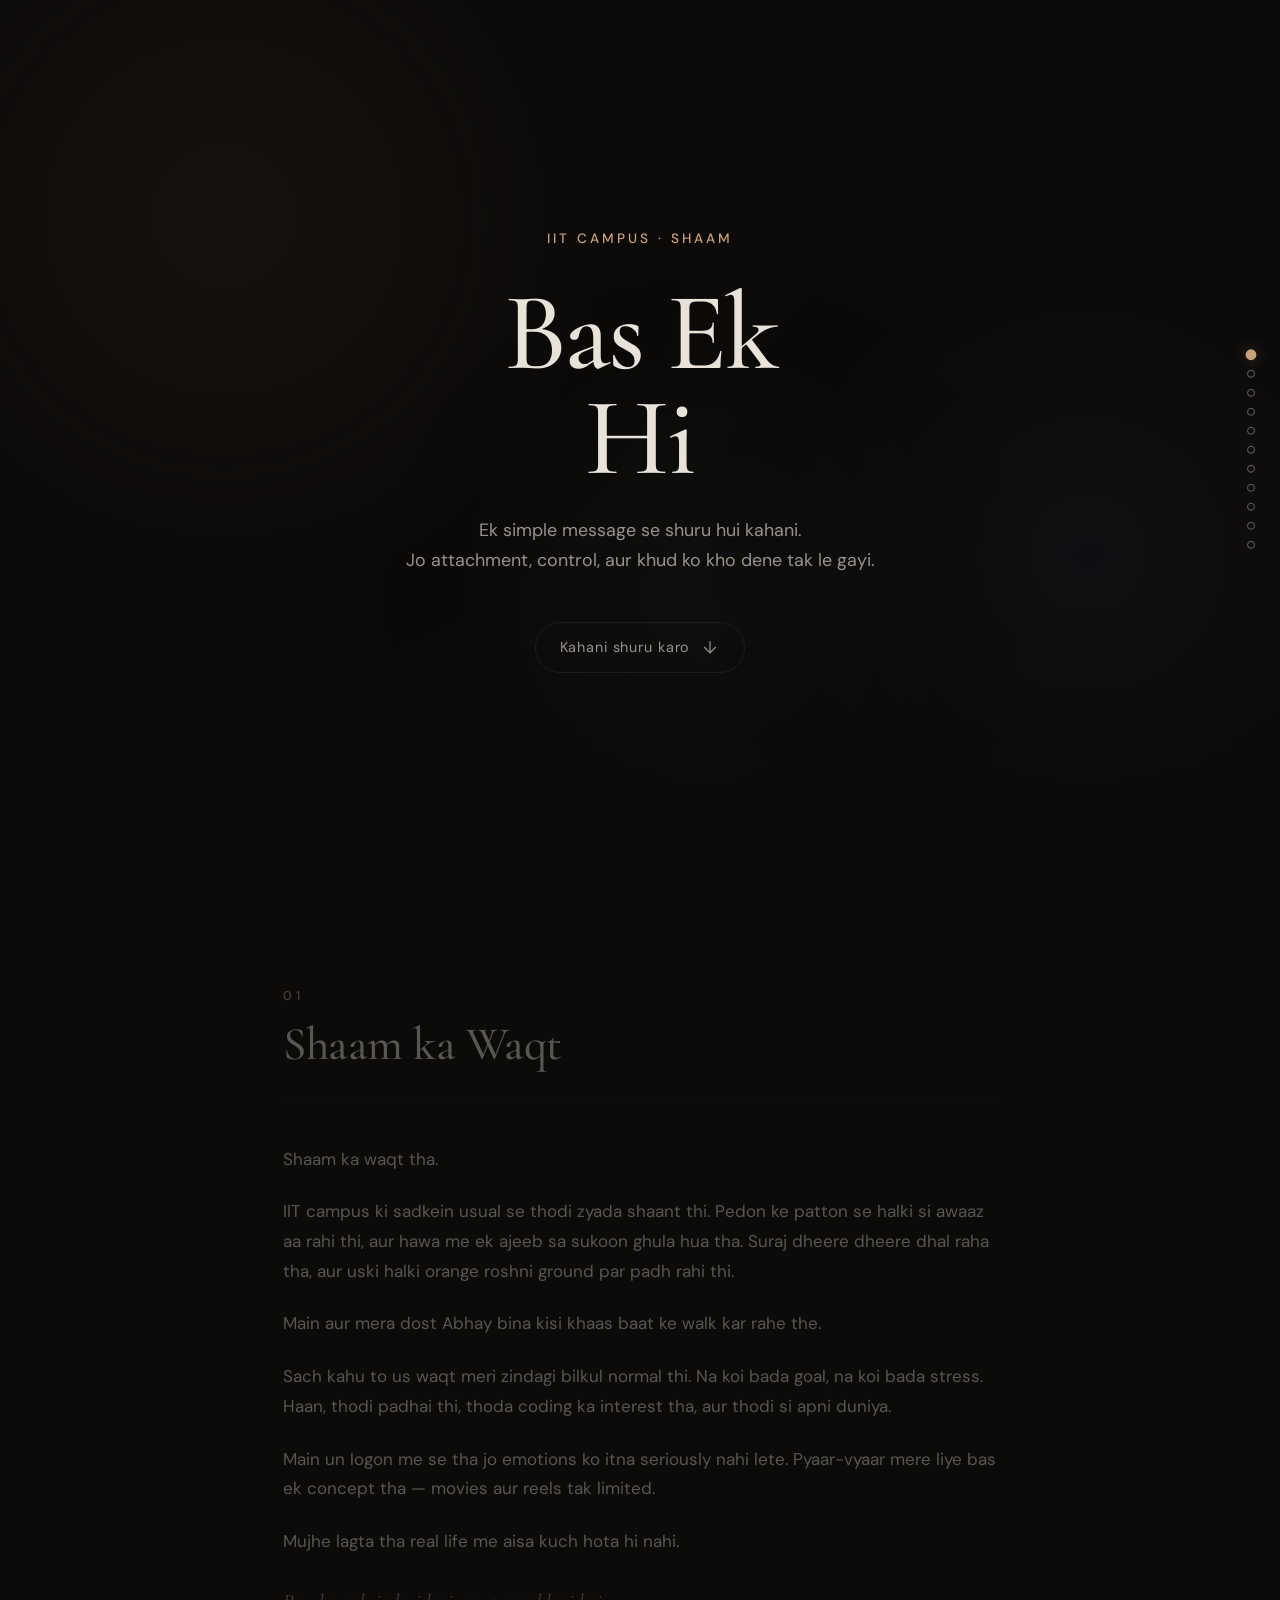
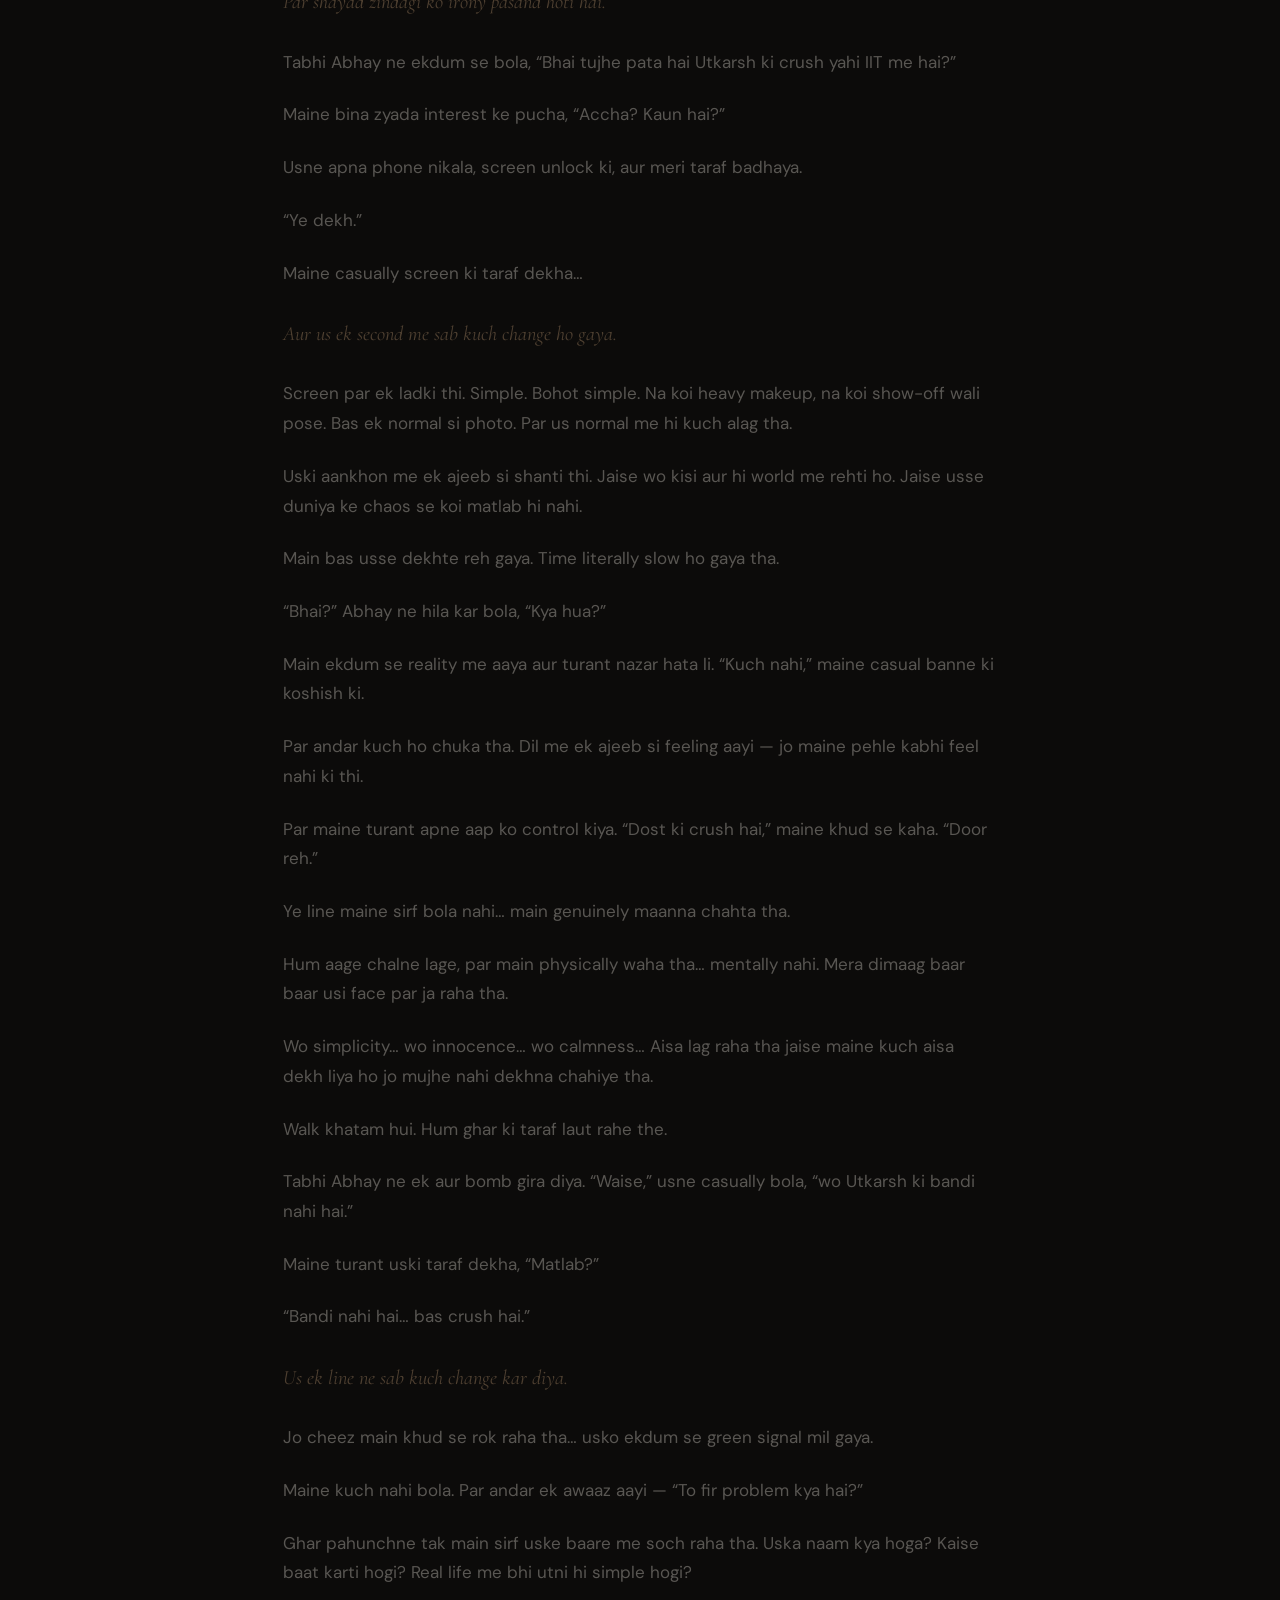
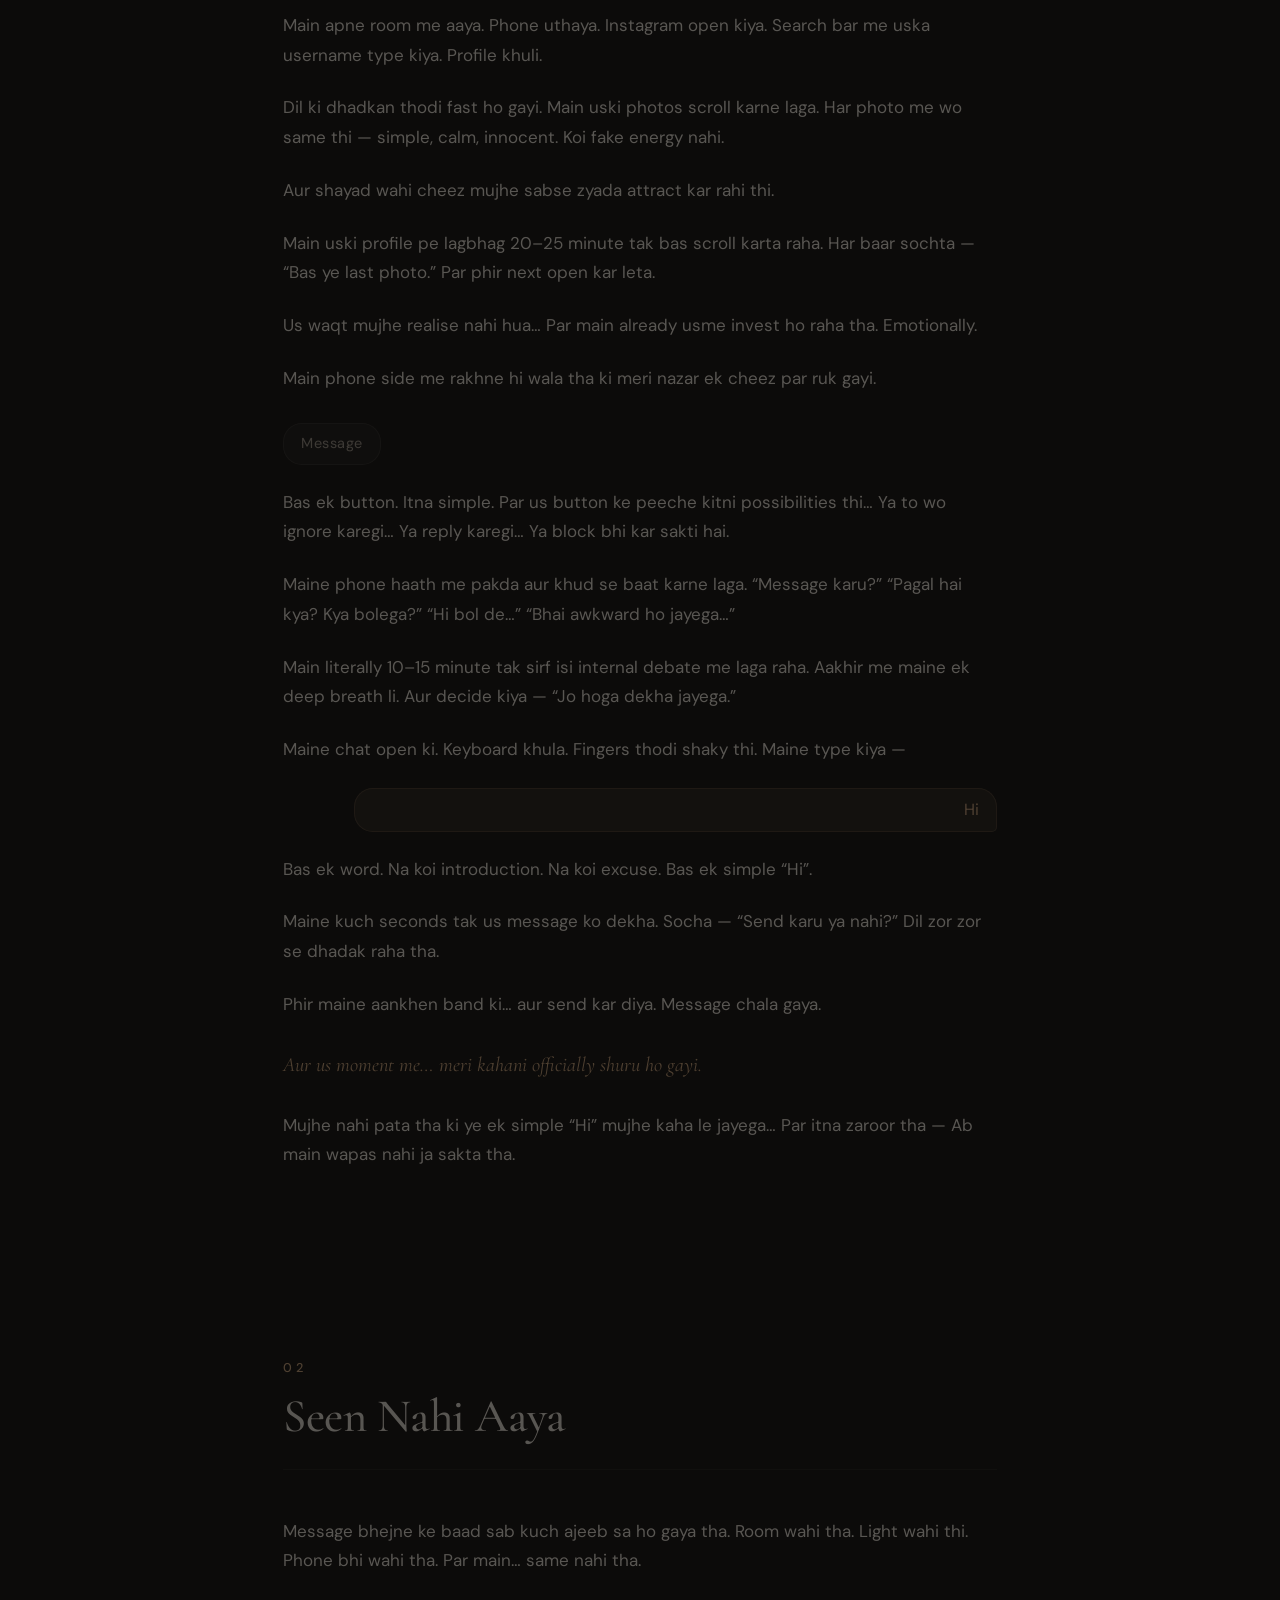
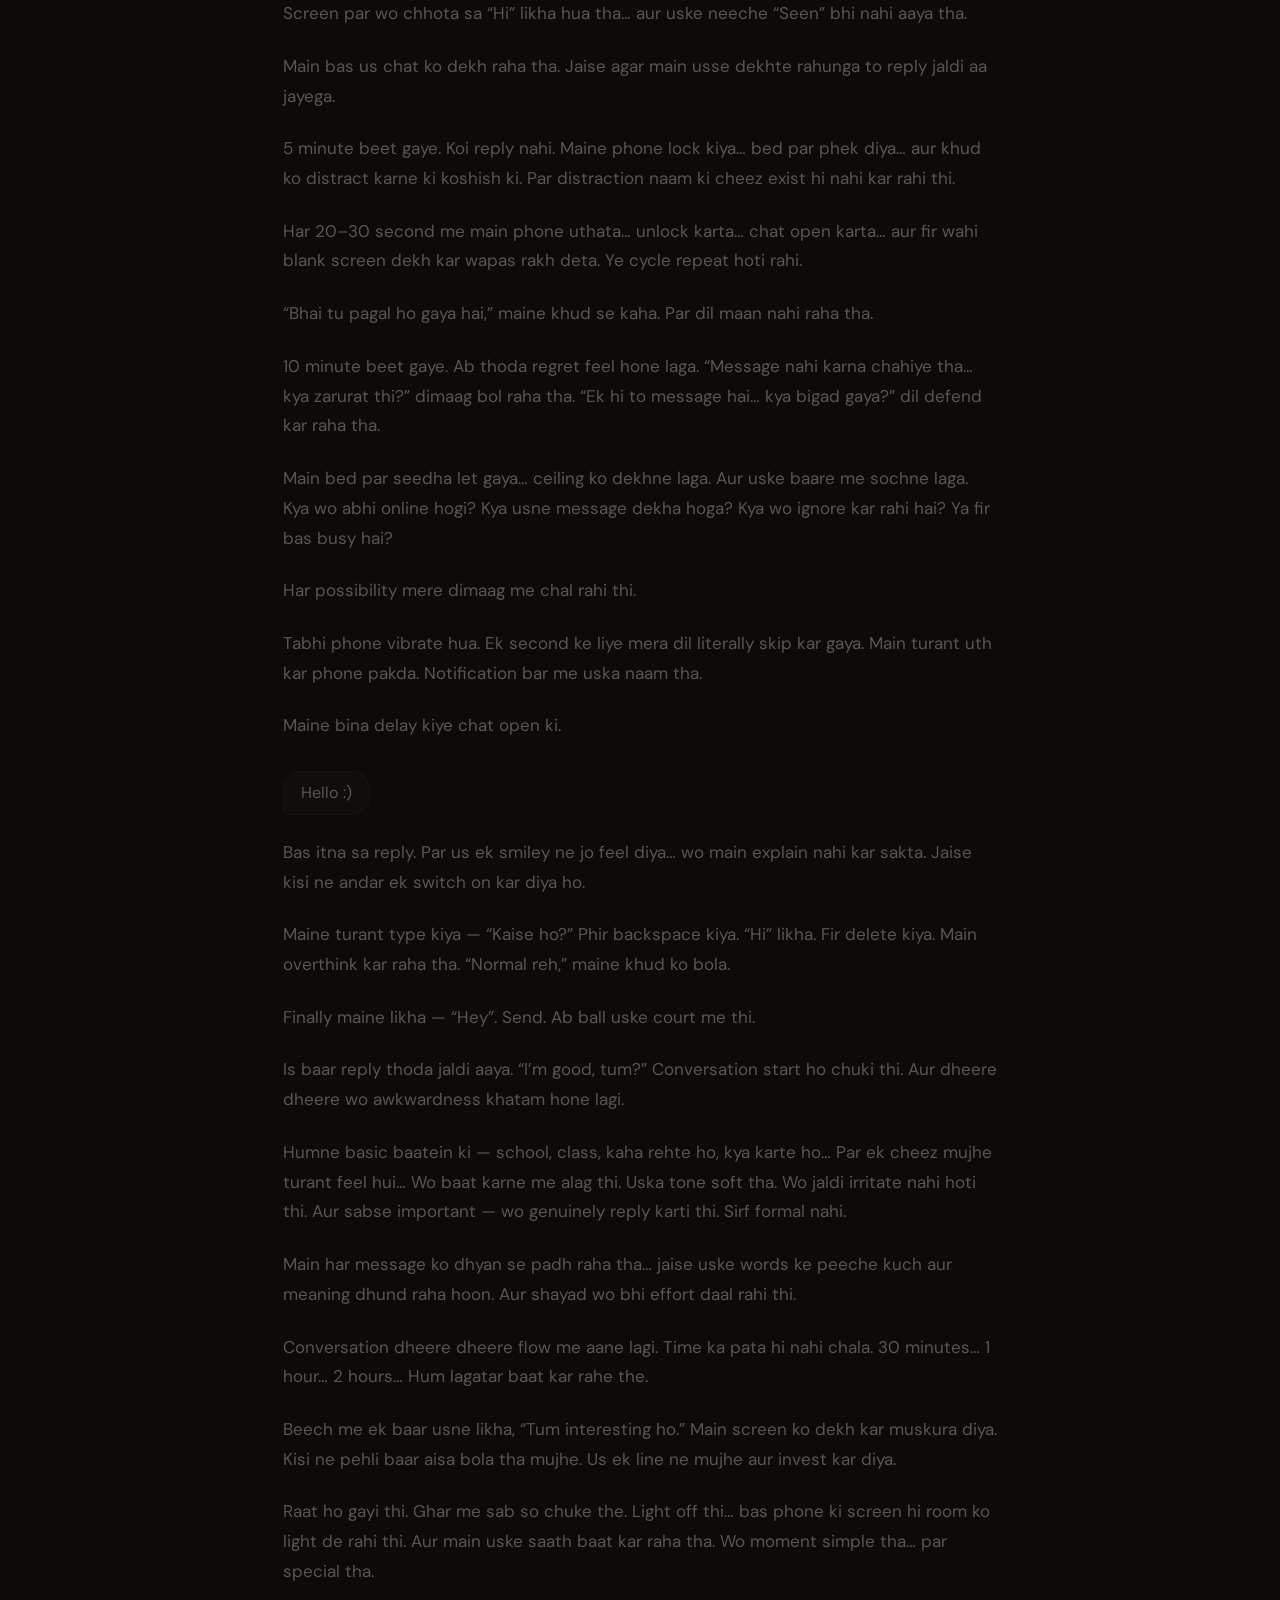
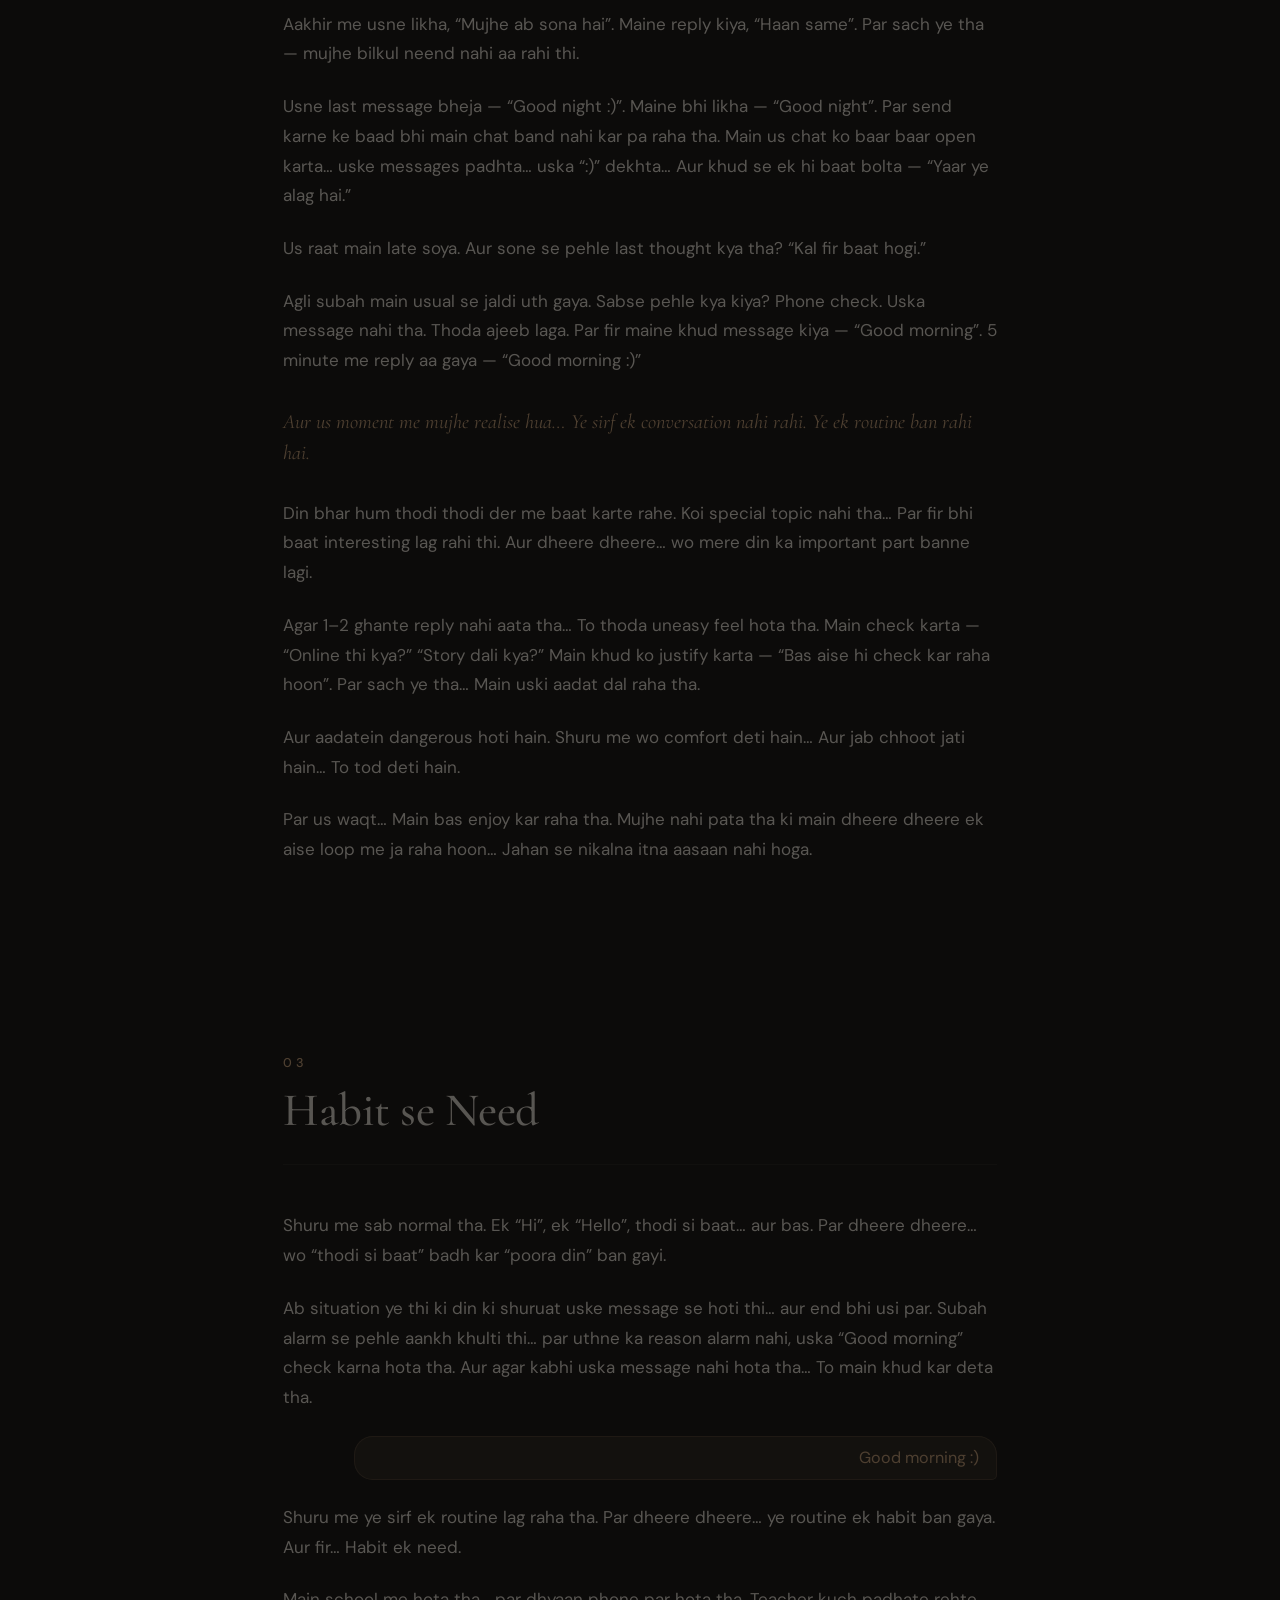
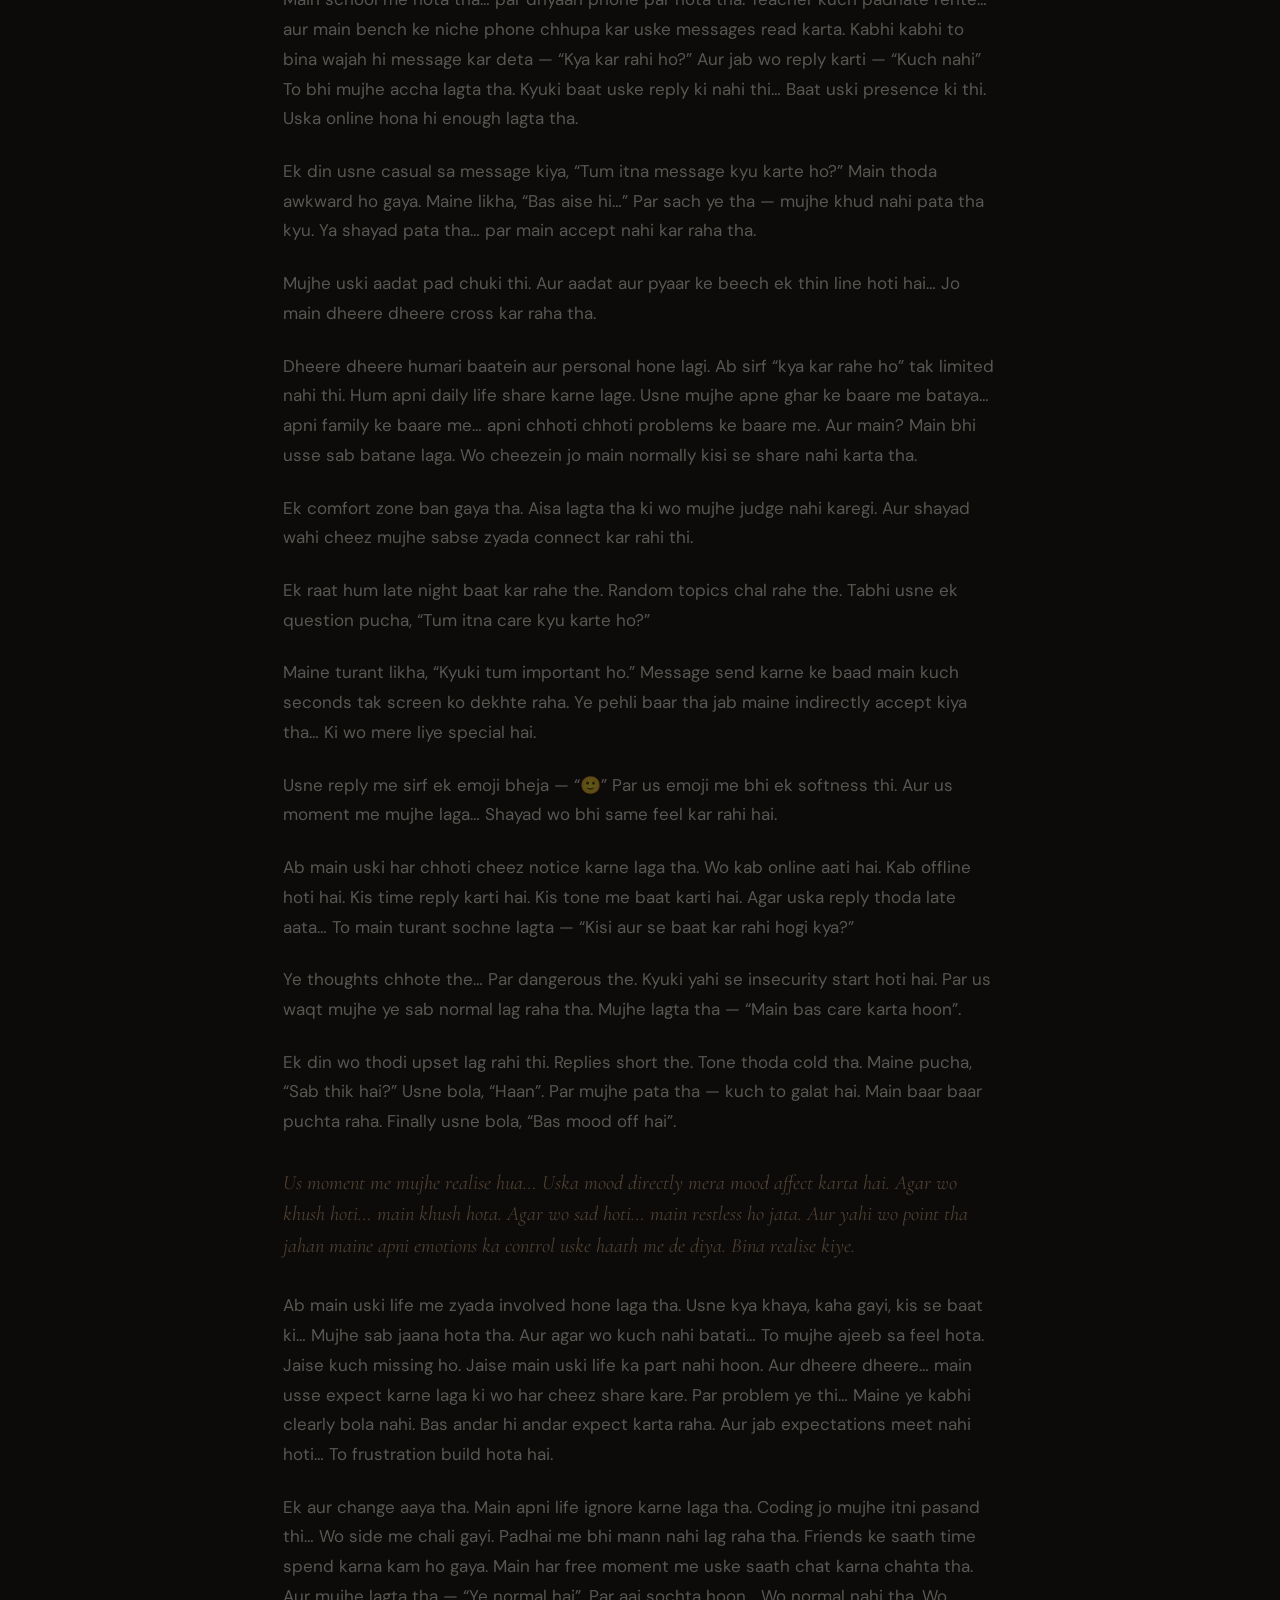
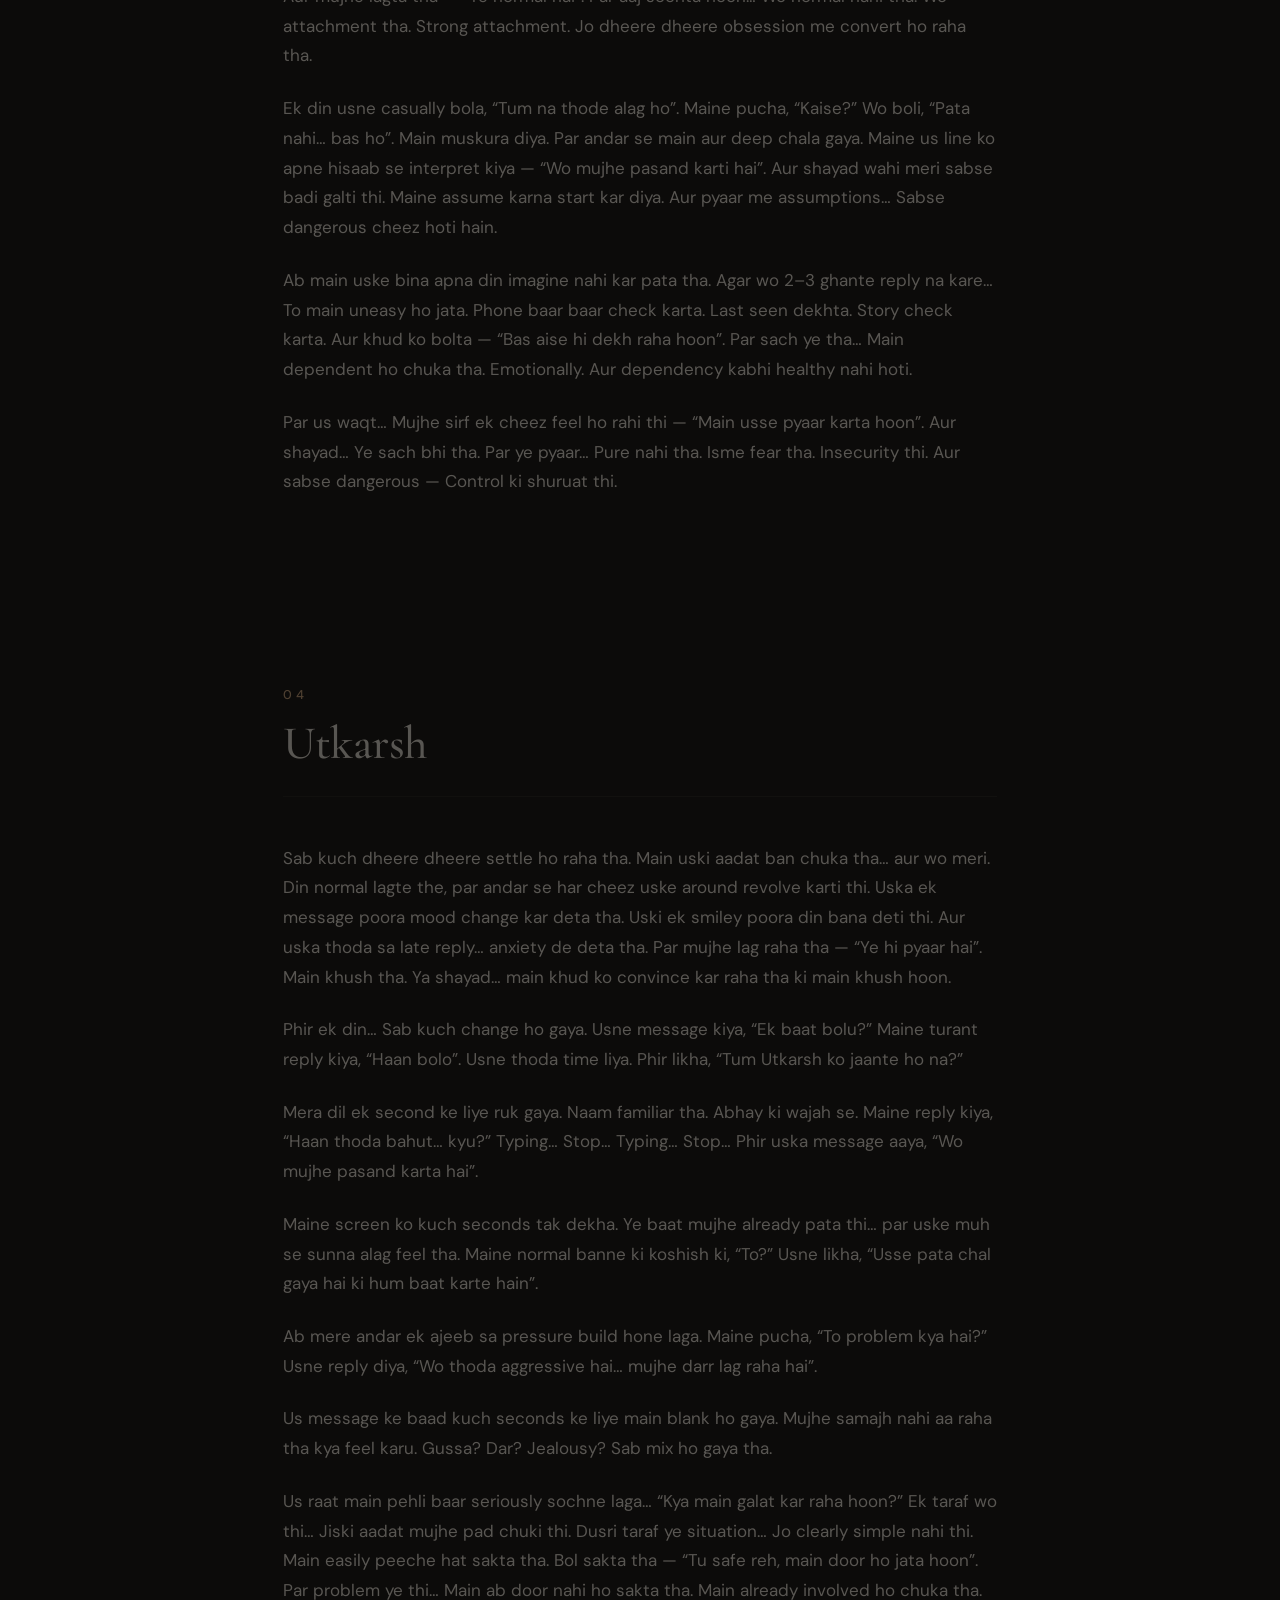
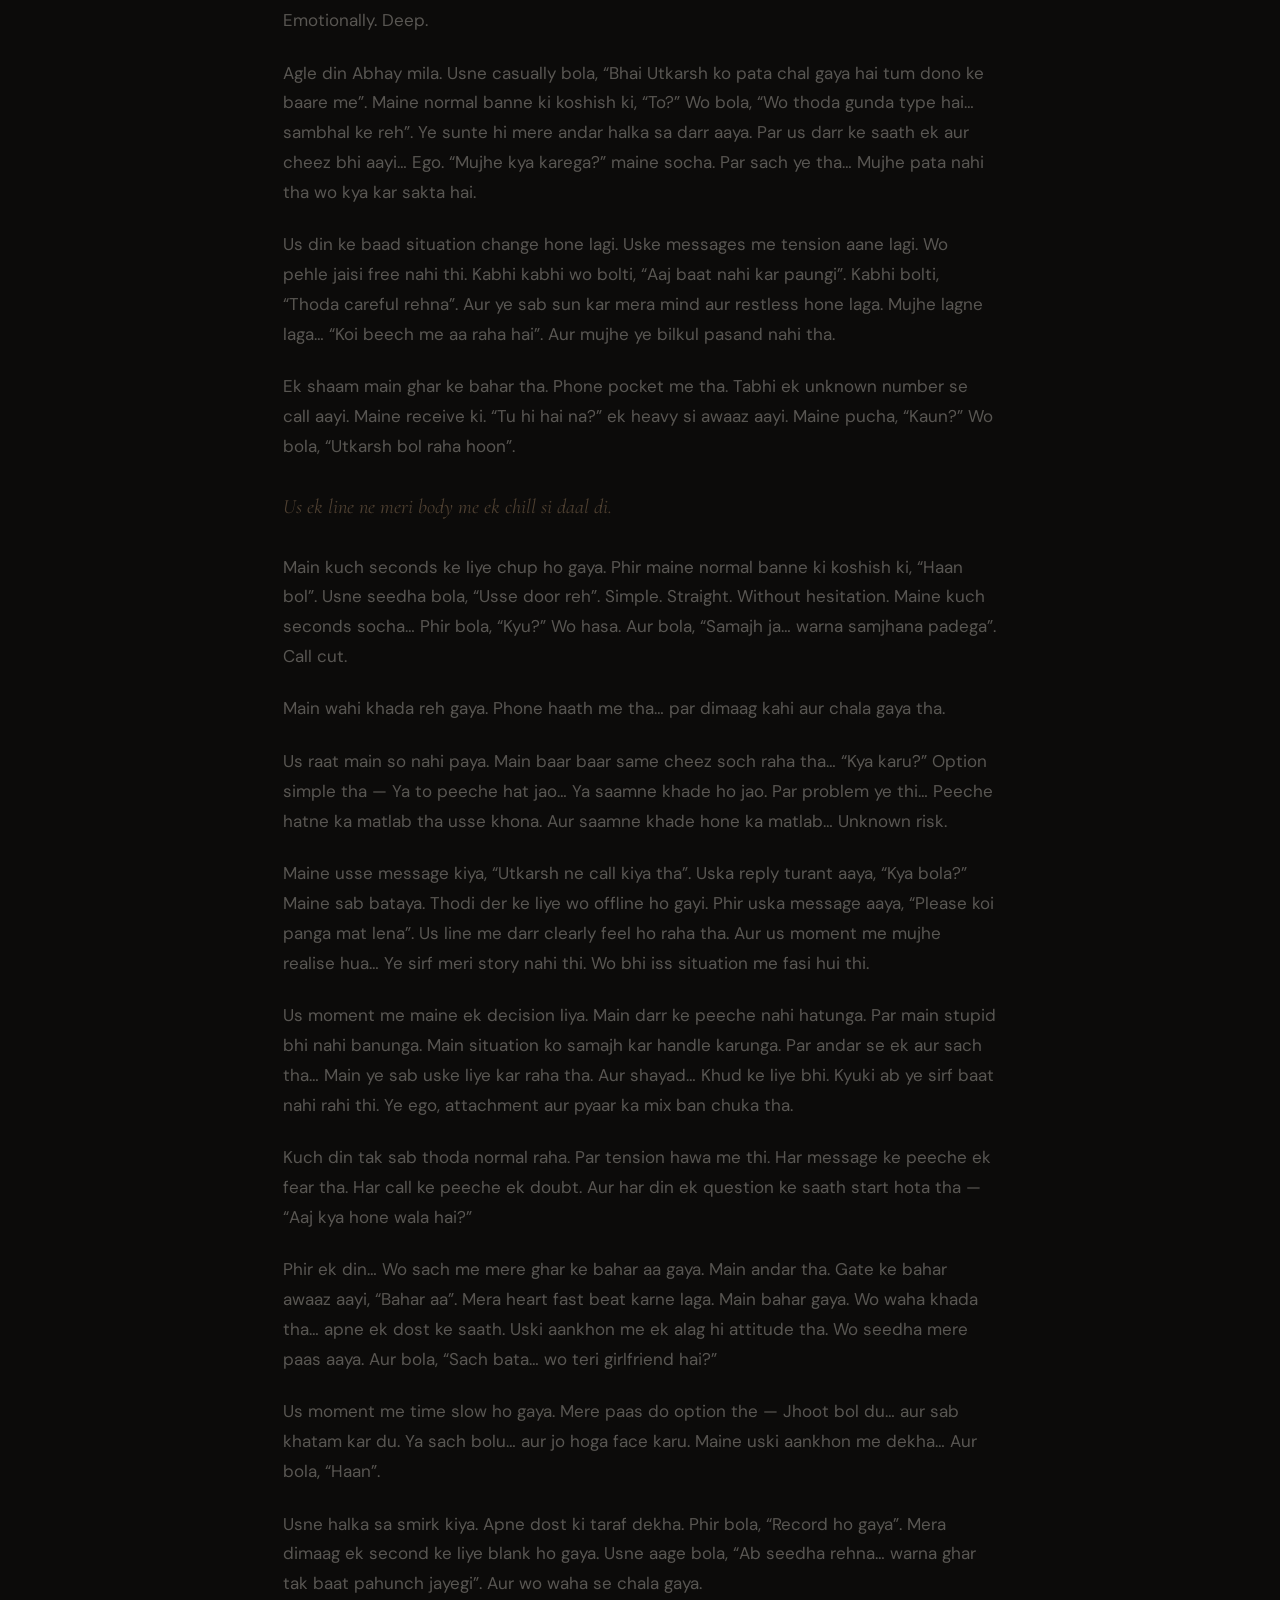
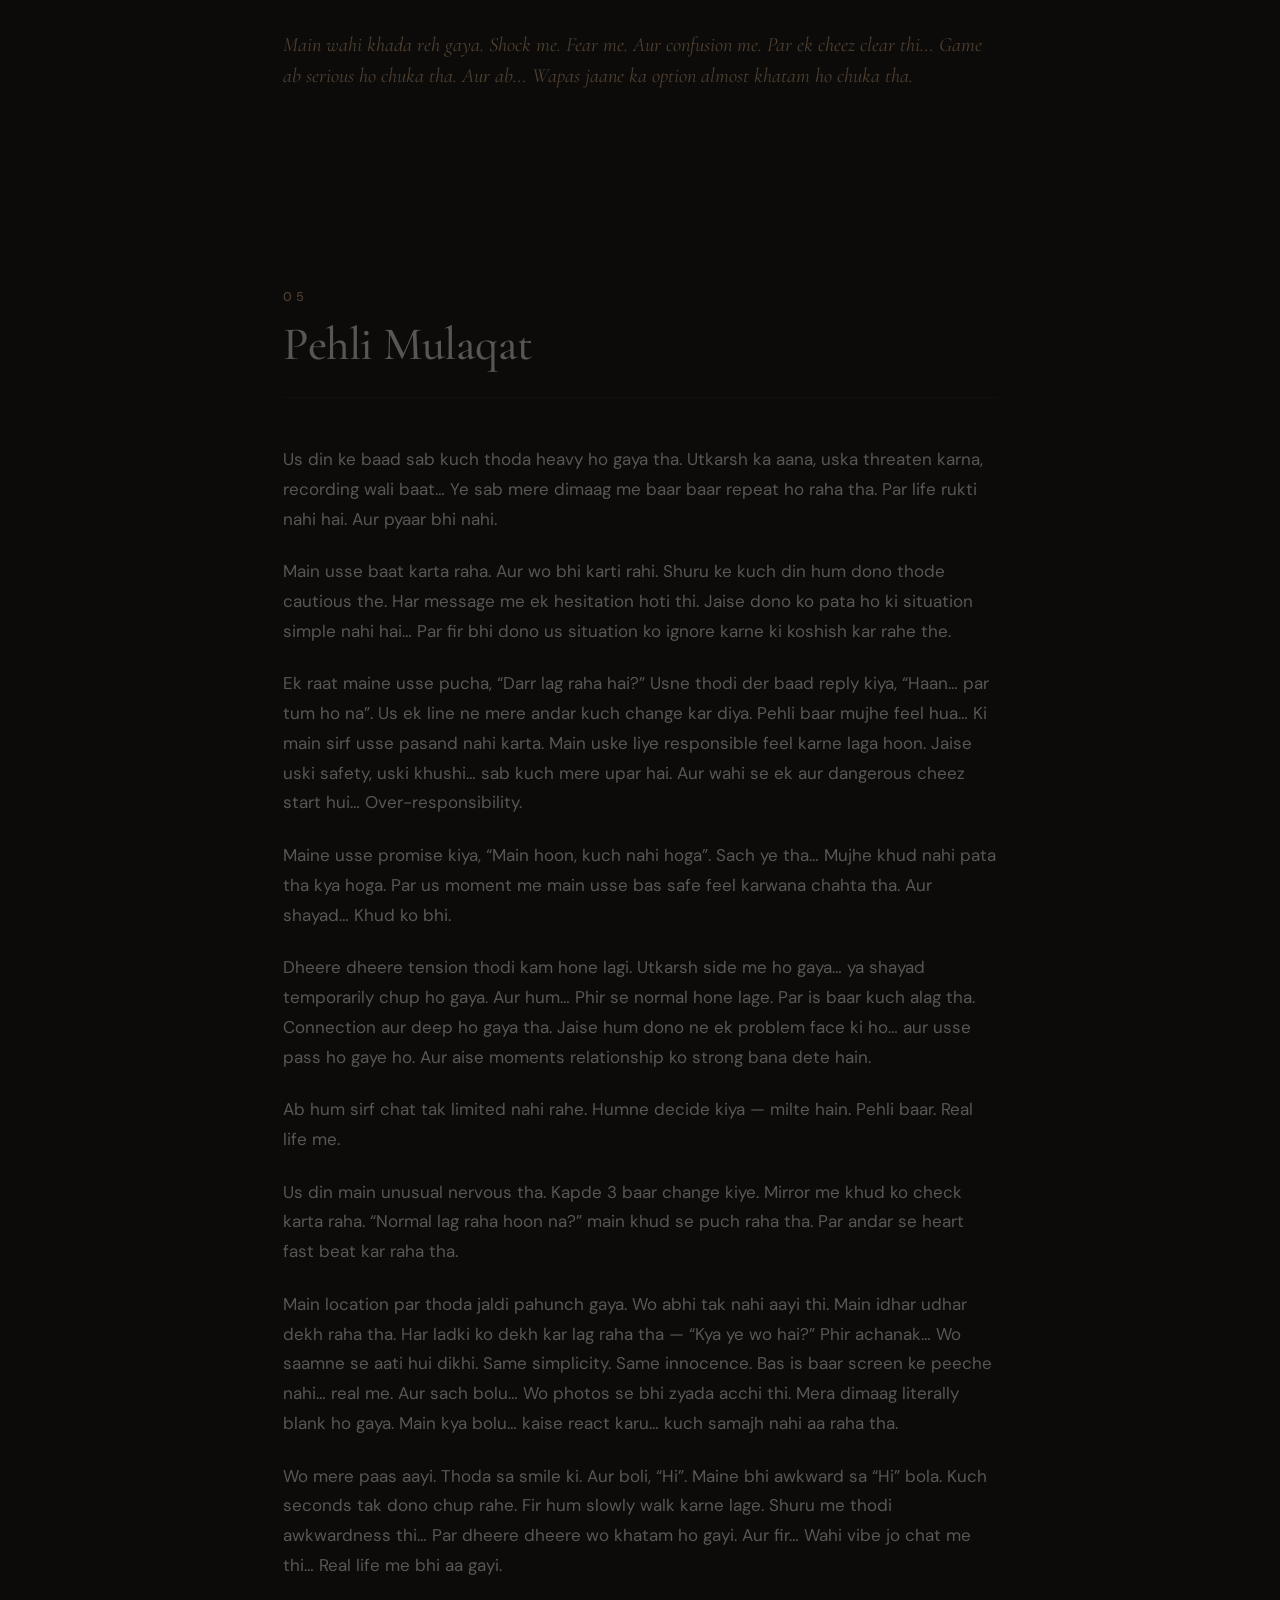
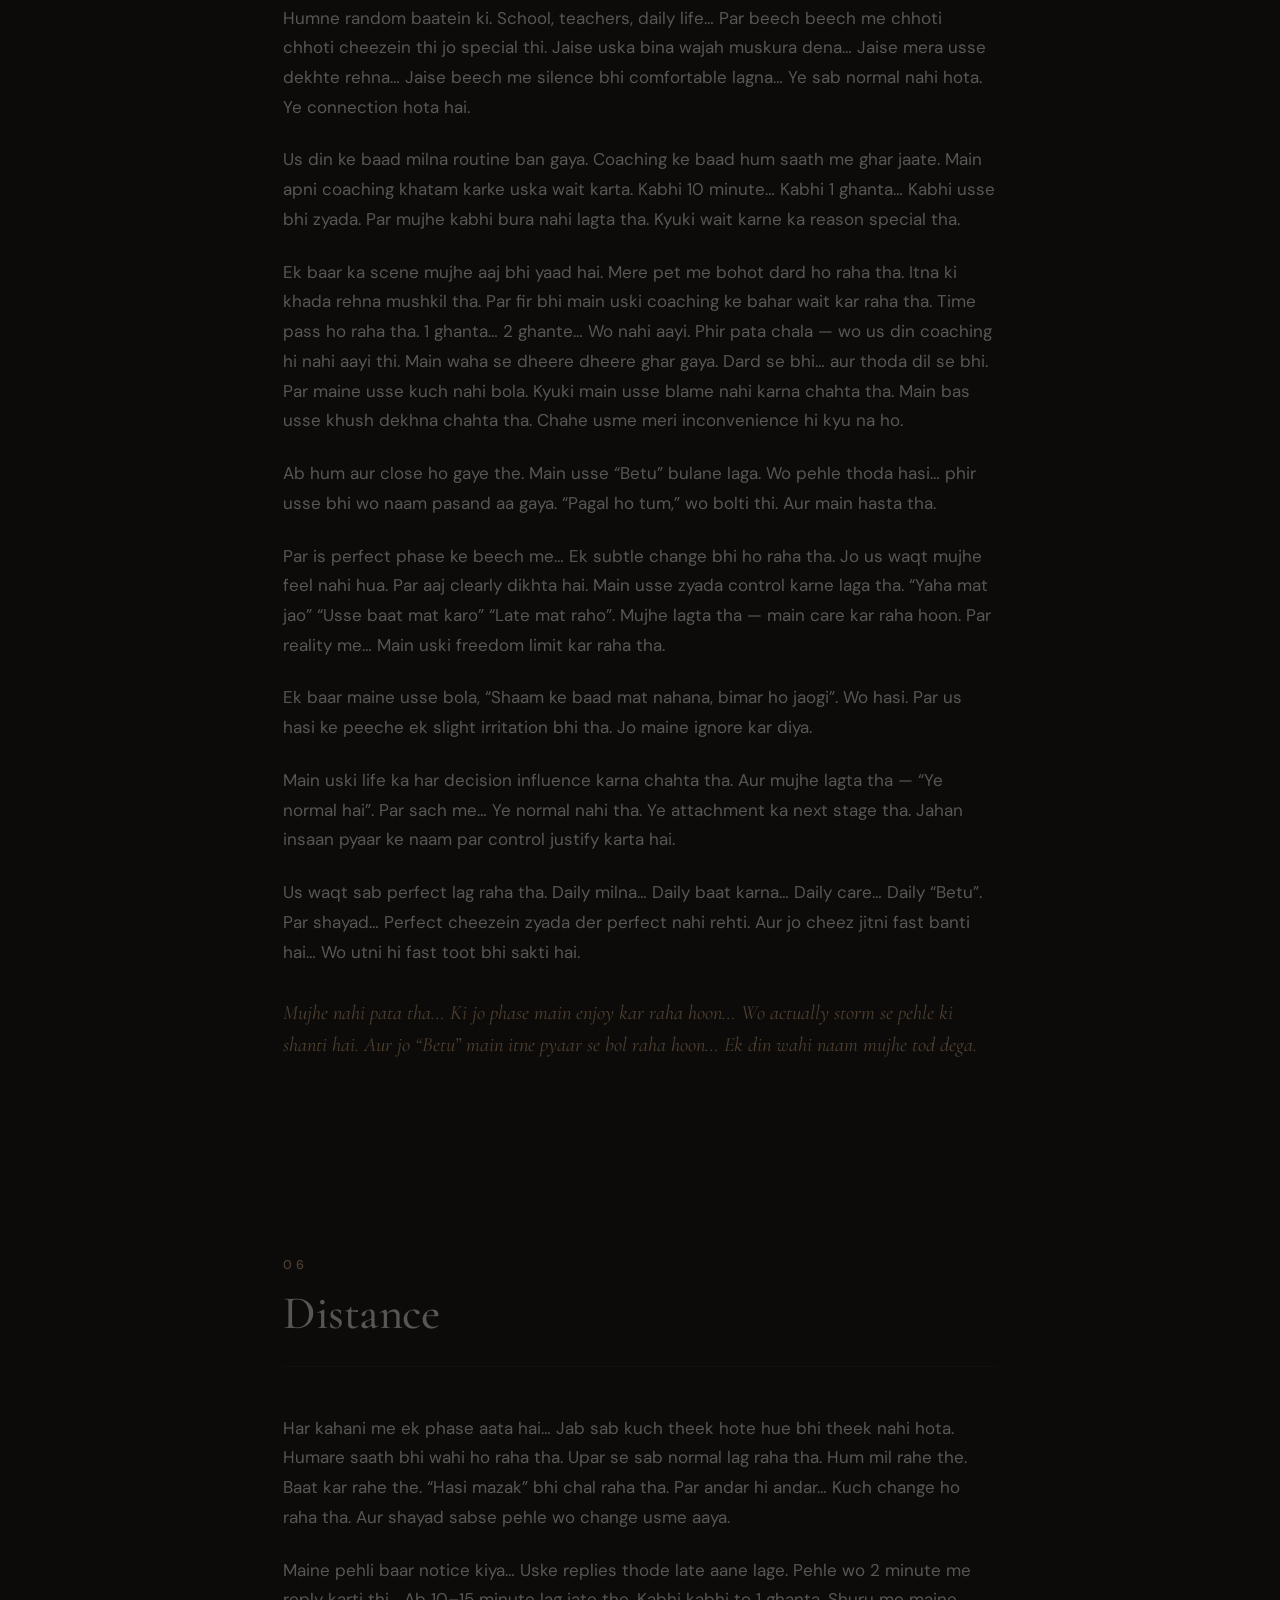
<file: index.html>
<!DOCTYPE html>
<html lang="hi">
<head>
  <meta charset="UTF-8" />
  <meta name="viewport" content="width=device-width, initial-scale=1.0" />
  <title>they never leave — A Love Story</title>
  <meta name="description" content="Ek simple 'Hi' se shuru hui, attachment, control, aur khud ko samajhne tak pahunchi ek asli kahani." />
  <link rel="preconnect" href="https://fonts.googleapis.com" />
  <link rel="preconnect" href="https://fonts.gstatic.com" crossorigin />
  <link href="https://fonts.googleapis.com/css2?family=Cormorant+Garamond:ital,wght@0,400;0,500;0,600;0,700;1,400;1,500&family=DM+Sans:ital,opsz,wght@0,9..40,300;0,9..40,400;0,9..40,500;0,9..40,600;1,9..40,400&display=swap" rel="stylesheet" />
  <link rel="stylesheet" href="styles.css" />
</head>
<body>
  <!-- Ambient background -->
  <div class="bg-ambient" aria-hidden="true">
    <div class="orb orb-1"></div>
    <div class="orb orb-2"></div>
    <div class="orb orb-3"></div>
  </div>

  <!-- Progress bar -->
  <div class="progress-track" aria-hidden="true">
    <div class="progress-fill" id="progressFill"></div>
  </div>

  <!-- Side chapter navigation -->
  <nav class="chapter-nav" id="chapterNav" aria-label="Chapters">
    <button class="nav-dot active" data-chapter="0" aria-label="Prologue"></button>
    <button class="nav-dot" data-chapter="1" aria-label="Chapter 1"></button>
    <button class="nav-dot" data-chapter="2" aria-label="Chapter 2"></button>
    <button class="nav-dot" data-chapter="3" aria-label="Chapter 3"></button>
    <button class="nav-dot" data-chapter="4" aria-label="Chapter 4"></button>
    <button class="nav-dot" data-chapter="5" aria-label="Chapter 5"></button>
    <button class="nav-dot" data-chapter="6" aria-label="Chapter 6"></button>
    <button class="nav-dot" data-chapter="7" aria-label="Chapter 7"></button>
    <button class="nav-dot" data-chapter="8" aria-label="Chapter 8"></button>
    <button class="nav-dot" data-chapter="9" aria-label="Chapter 9"></button>
    <button class="nav-dot" data-chapter="10" aria-label="Chapter 10"></button>
  </nav>

  <!-- Hero / Prologue -->
  <header class="hero" id="chapter-0">
    <div class="hero-content">
      <p class="hero-kicker reveal">IIT Campus · Shaam</p>
      <h1 class="hero-title">
        <span class="line reveal">Bas Ek</span>
        <span class="line reveal delay-1">Hi</span>
      </h1>
      <p class="hero-sub reveal delay-2">
        Ek simple message se shuru hui kahani.<br />
        Jo attachment, control, aur khud ko kho dene tak le gayi.
      </p>
      <button class="scroll-cue reveal delay-3" id="startStory" aria-label="Begin reading">
        <span>Kahani shuru karo</span>
        <svg width="20" height="20" viewBox="0 0 24 24" fill="none" stroke="currentColor" stroke-width="1.5">
          <path d="M12 5v14M5 12l7 7 7-7"/>
        </svg>
      </button>
    </div>
    <div class="hero-fade"></div>
  </header>

  <main>
    <!-- Chapter 1 -->
    <section class="chapter" id="chapter-1" data-chapter="1">
      <div class="chapter-inner">
        <div class="chapter-meta">
          <span class="chapter-num">01</span>
          <h2 class="chapter-title">Shaam ka Waqt</h2>
        </div>
        <div class="chapter-body">
          <p>Shaam ka waqt tha.</p>
          <p>IIT campus ki sadkein usual se thodi zyada shaant thi. Pedon ke patton se halki si awaaz aa rahi thi, aur hawa me ek ajeeb sa sukoon ghula hua tha. Suraj dheere dheere dhal raha tha, aur uski halki orange roshni ground par padh rahi thi.</p>
          <p>Main aur mera dost Abhay bina kisi khaas baat ke walk kar rahe the.</p>
          <p>Sach kahu to us waqt meri zindagi bilkul normal thi. Na koi bada goal, na koi bada stress. Haan, thodi padhai thi, thoda coding ka interest tha, aur thodi si apni duniya.</p>
          <p>Main un logon me se tha jo emotions ko itna seriously nahi lete. Pyaar-vyaar mere liye bas ek concept tha — movies aur reels tak limited.</p>
          <p>Mujhe lagta tha real life me aisa kuch hota hi nahi.</p>
          <p class="highlight">Par shayad zindagi ko irony pasand hoti hai.</p>
          <p>Tabhi Abhay ne ekdum se bola, “Bhai tujhe pata hai Utkarsh ki crush yahi IIT me hai?”</p>
          <p>Maine bina zyada interest ke pucha, “Accha? Kaun hai?”</p>
          <p>Usne apna phone nikala, screen unlock ki, aur meri taraf badhaya.</p>
          <p>“Ye dekh.”</p>
          <p>Maine casually screen ki taraf dekha…</p>
          <p class="highlight">Aur us ek second me sab kuch change ho gaya.</p>
          <p>Screen par ek ladki thi. Simple. Bohot simple. Na koi heavy makeup, na koi show-off wali pose. Bas ek normal si photo. Par us normal me hi kuch alag tha.</p>
          <p>Uski aankhon me ek ajeeb si shanti thi. Jaise wo kisi aur hi world me rehti ho. Jaise usse duniya ke chaos se koi matlab hi nahi.</p>
          <p>Main bas usse dekhte reh gaya. Time literally slow ho gaya tha.</p>
          <p>“Bhai?” Abhay ne hila kar bola, “Kya hua?”</p>
          <p>Main ekdum se reality me aaya aur turant nazar hata li. “Kuch nahi,” maine casual banne ki koshish ki.</p>
          <p>Par andar kuch ho chuka tha. Dil me ek ajeeb si feeling aayi — jo maine pehle kabhi feel nahi ki thi.</p>
          <p>Par maine turant apne aap ko control kiya. “Dost ki crush hai,” maine khud se kaha. “Door reh.”</p>
          <p>Ye line maine sirf bola nahi… main genuinely maanna chahta tha.</p>
          <p>Hum aage chalne lage, par main physically waha tha… mentally nahi. Mera dimaag baar baar usi face par ja raha tha.</p>
          <p>Wo simplicity… wo innocence… wo calmness… Aisa lag raha tha jaise maine kuch aisa dekh liya ho jo mujhe nahi dekhna chahiye tha.</p>
          <p>Walk khatam hui. Hum ghar ki taraf laut rahe the.</p>
          <p>Tabhi Abhay ne ek aur bomb gira diya. “Waise,” usne casually bola, “wo Utkarsh ki bandi nahi hai.”</p>
          <p>Maine turant uski taraf dekha, “Matlab?”</p>
          <p>“Bandi nahi hai… bas crush hai.”</p>
          <p class="highlight">Us ek line ne sab kuch change kar diya.</p>
          <p>Jo cheez main khud se rok raha tha… usko ekdum se green signal mil gaya.</p>
          <p>Maine kuch nahi bola. Par andar ek awaaz aayi — “To fir problem kya hai?”</p>
          <p>Ghar pahunchne tak main sirf uske baare me soch raha tha. Uska naam kya hoga? Kaise baat karti hogi? Real life me bhi utni hi simple hogi?</p>
          <p>Main apne room me aaya. Phone uthaya. Instagram open kiya. Search bar me uska username type kiya. Profile khuli.</p>
          <p>Dil ki dhadkan thodi fast ho gayi. Main uski photos scroll karne laga. Har photo me wo same thi — simple, calm, innocent. Koi fake energy nahi.</p>
          <p>Aur shayad wahi cheez mujhe sabse zyada attract kar rahi thi.</p>
          <p>Main uski profile pe lagbhag 20–25 minute tak bas scroll karta raha. Har baar sochta — “Bas ye last photo.” Par phir next open kar leta.</p>
          <p>Us waqt mujhe realise nahi hua… Par main already usme invest ho raha tha. Emotionally.</p>
          <p>Main phone side me rakhne hi wala tha ki meri nazar ek cheez par ruk gayi.</p>
          <p class="msg-bubble">Message</p>
          <p>Bas ek button. Itna simple. Par us button ke peeche kitni possibilities thi… Ya to wo ignore karegi… Ya reply karegi… Ya block bhi kar sakti hai.</p>
          <p>Maine phone haath me pakda aur khud se baat karne laga. “Message karu?” “Pagal hai kya? Kya bolega?” “Hi bol de…” “Bhai awkward ho jayega…”</p>
          <p>Main literally 10–15 minute tak sirf isi internal debate me laga raha. Aakhir me maine ek deep breath li. Aur decide kiya — “Jo hoga dekha jayega.”</p>
          <p>Maine chat open ki. Keyboard khula. Fingers thodi shaky thi. Maine type kiya —</p>
          <p class="msg-bubble sent">Hi</p>
          <p>Bas ek word. Na koi introduction. Na koi excuse. Bas ek simple “Hi”.</p>
          <p>Maine kuch seconds tak us message ko dekha. Socha — “Send karu ya nahi?” Dil zor zor se dhadak raha tha.</p>
          <p>Phir maine aankhen band ki… aur send kar diya. Message chala gaya.</p>
          <p class="highlight">Aur us moment me… meri kahani officially shuru ho gayi.</p>
          <p>Mujhe nahi pata tha ki ye ek simple “Hi” mujhe kaha le jayega… Par itna zaroor tha — Ab main wapas nahi ja sakta tha.</p>
        </div>
      </div>
    </section>

    <!-- Chapter 2 -->
    <section class="chapter" id="chapter-2" data-chapter="2">
      <div class="chapter-inner">
        <div class="chapter-meta">
          <span class="chapter-num">02</span>
          <h2 class="chapter-title">Seen Nahi Aaya</h2>
        </div>
        <div class="chapter-body">
          <p>Message bhejne ke baad sab kuch ajeeb sa ho gaya tha. Room wahi tha. Light wahi thi. Phone bhi wahi tha. Par main… same nahi tha.</p>
          <p>Screen par wo chhota sa “Hi” likha hua tha… aur uske neeche “Seen” bhi nahi aaya tha.</p>
          <p>Main bas us chat ko dekh raha tha. Jaise agar main usse dekhte rahunga to reply jaldi aa jayega.</p>
          <p>5 minute beet gaye. Koi reply nahi. Maine phone lock kiya… bed par phek diya… aur khud ko distract karne ki koshish ki. Par distraction naam ki cheez exist hi nahi kar rahi thi.</p>
          <p>Har 20–30 second me main phone uthata… unlock karta… chat open karta… aur fir wahi blank screen dekh kar wapas rakh deta. Ye cycle repeat hoti rahi.</p>
          <p>“Bhai tu pagal ho gaya hai,” maine khud se kaha. Par dil maan nahi raha tha.</p>
          <p>10 minute beet gaye. Ab thoda regret feel hone laga. “Message nahi karna chahiye tha… kya zarurat thi?” dimaag bol raha tha. “Ek hi to message hai… kya bigad gaya?” dil defend kar raha tha.</p>
          <p>Main bed par seedha let gaya… ceiling ko dekhne laga. Aur uske baare me sochne laga. Kya wo abhi online hogi? Kya usne message dekha hoga? Kya wo ignore kar rahi hai? Ya fir bas busy hai?</p>
          <p>Har possibility mere dimaag me chal rahi thi.</p>
          <p>Tabhi phone vibrate hua. Ek second ke liye mera dil literally skip kar gaya. Main turant uth kar phone pakda. Notification bar me uska naam tha.</p>
          <p>Maine bina delay kiye chat open ki.</p>
          <p class="msg-bubble received">Hello :)</p>
          <p>Bas itna sa reply. Par us ek smiley ne jo feel diya… wo main explain nahi kar sakta. Jaise kisi ne andar ek switch on kar diya ho.</p>
          <p>Maine turant type kiya — “Kaise ho?” Phir backspace kiya. “Hi” likha. Fir delete kiya. Main overthink kar raha tha. “Normal reh,” maine khud ko bola.</p>
          <p>Finally maine likha — “Hey”. Send. Ab ball uske court me thi.</p>
          <p>Is baar reply thoda jaldi aaya. “I’m good, tum?” Conversation start ho chuki thi. Aur dheere dheere wo awkwardness khatam hone lagi.</p>
          <p>Humne basic baatein ki — school, class, kaha rehte ho, kya karte ho… Par ek cheez mujhe turant feel hui… Wo baat karne me alag thi. Uska tone soft tha. Wo jaldi irritate nahi hoti thi. Aur sabse important — wo genuinely reply karti thi. Sirf formal nahi.</p>
          <p>Main har message ko dhyan se padh raha tha… jaise uske words ke peeche kuch aur meaning dhund raha hoon. Aur shayad wo bhi effort daal rahi thi.</p>
          <p>Conversation dheere dheere flow me aane lagi. Time ka pata hi nahi chala. 30 minutes… 1 hour… 2 hours… Hum lagatar baat kar rahe the.</p>
          <p>Beech me ek baar usne likha, “Tum interesting ho.” Main screen ko dekh kar muskura diya. Kisi ne pehli baar aisa bola tha mujhe. Us ek line ne mujhe aur invest kar diya.</p>
          <p>Raat ho gayi thi. Ghar me sab so chuke the. Light off thi… bas phone ki screen hi room ko light de rahi thi. Aur main uske saath baat kar raha tha. Wo moment simple tha… par special tha.</p>
          <p>Aakhir me usne likha, “Mujhe ab sona hai”. Maine reply kiya, “Haan same”. Par sach ye tha — mujhe bilkul neend nahi aa rahi thi.</p>
          <p>Usne last message bheja — “Good night :)”. Maine bhi likha — “Good night”. Par send karne ke baad bhi main chat band nahi kar pa raha tha. Main us chat ko baar baar open karta… uske messages padhta… uska “:)” dekhta… Aur khud se ek hi baat bolta — “Yaar ye alag hai.”</p>
          <p>Us raat main late soya. Aur sone se pehle last thought kya tha? “Kal fir baat hogi.”</p>
          <p>Agli subah main usual se jaldi uth gaya. Sabse pehle kya kiya? Phone check. Uska message nahi tha. Thoda ajeeb laga. Par fir maine khud message kiya — “Good morning”. 5 minute me reply aa gaya — “Good morning :)”</p>
          <p class="highlight">Aur us moment me mujhe realise hua… Ye sirf ek conversation nahi rahi. Ye ek routine ban rahi hai.</p>
          <p>Din bhar hum thodi thodi der me baat karte rahe. Koi special topic nahi tha… Par fir bhi baat interesting lag rahi thi. Aur dheere dheere… wo mere din ka important part banne lagi.</p>
          <p>Agar 1–2 ghante reply nahi aata tha… To thoda uneasy feel hota tha. Main check karta — “Online thi kya?” “Story dali kya?” Main khud ko justify karta — “Bas aise hi check kar raha hoon”. Par sach ye tha… Main uski aadat dal raha tha.</p>
          <p>Aur aadatein dangerous hoti hain. Shuru me wo comfort deti hain… Aur jab chhoot jati hain… To tod deti hain.</p>
          <p>Par us waqt… Main bas enjoy kar raha tha. Mujhe nahi pata tha ki main dheere dheere ek aise loop me ja raha hoon… Jahan se nikalna itna aasaan nahi hoga.</p>
        </div>
      </div>
    </section>

    <!-- Chapter 3 -->
    <section class="chapter" id="chapter-3" data-chapter="3">
      <div class="chapter-inner">
        <div class="chapter-meta">
          <span class="chapter-num">03</span>
          <h2 class="chapter-title">Habit se Need</h2>
        </div>
        <div class="chapter-body">
          <p>Shuru me sab normal tha. Ek “Hi”, ek “Hello”, thodi si baat… aur bas. Par dheere dheere… wo “thodi si baat” badh kar “poora din” ban gayi.</p>
          <p>Ab situation ye thi ki din ki shuruat uske message se hoti thi… aur end bhi usi par. Subah alarm se pehle aankh khulti thi… par uthne ka reason alarm nahi, uska “Good morning” check karna hota tha. Aur agar kabhi uska message nahi hota tha… To main khud kar deta tha.</p>
          <p class="msg-bubble sent">Good morning :)</p>
          <p>Shuru me ye sirf ek routine lag raha tha. Par dheere dheere… ye routine ek habit ban gaya. Aur fir… Habit ek need.</p>
          <p>Main school me hota tha… par dhyaan phone par hota tha. Teacher kuch padhate rehte… aur main bench ke niche phone chhupa kar uske messages read karta. Kabhi kabhi to bina wajah hi message kar deta — “Kya kar rahi ho?” Aur jab wo reply karti — “Kuch nahi” To bhi mujhe accha lagta tha. Kyuki baat uske reply ki nahi thi… Baat uski presence ki thi. Uska online hona hi enough lagta tha.</p>
          <p>Ek din usne casual sa message kiya, “Tum itna message kyu karte ho?” Main thoda awkward ho gaya. Maine likha, “Bas aise hi…” Par sach ye tha — mujhe khud nahi pata tha kyu. Ya shayad pata tha… par main accept nahi kar raha tha.</p>
          <p>Mujhe uski aadat pad chuki thi. Aur aadat aur pyaar ke beech ek thin line hoti hai… Jo main dheere dheere cross kar raha tha.</p>
          <p>Dheere dheere humari baatein aur personal hone lagi. Ab sirf “kya kar rahe ho” tak limited nahi thi. Hum apni daily life share karne lage. Usne mujhe apne ghar ke baare me bataya… apni family ke baare me… apni chhoti chhoti problems ke baare me. Aur main? Main bhi usse sab batane laga. Wo cheezein jo main normally kisi se share nahi karta tha.</p>
          <p>Ek comfort zone ban gaya tha. Aisa lagta tha ki wo mujhe judge nahi karegi. Aur shayad wahi cheez mujhe sabse zyada connect kar rahi thi.</p>
          <p>Ek raat hum late night baat kar rahe the. Random topics chal rahe the. Tabhi usne ek question pucha, “Tum itna care kyu karte ho?”</p>
          <p>Maine turant likha, “Kyuki tum important ho.” Message send karne ke baad main kuch seconds tak screen ko dekhte raha. Ye pehli baar tha jab maine indirectly accept kiya tha… Ki wo mere liye special hai.</p>
          <p>Usne reply me sirf ek emoji bheja — “🙂” Par us emoji me bhi ek softness thi. Aur us moment me mujhe laga… Shayad wo bhi same feel kar rahi hai.</p>
          <p>Ab main uski har chhoti cheez notice karne laga tha. Wo kab online aati hai. Kab offline hoti hai. Kis time reply karti hai. Kis tone me baat karti hai. Agar uska reply thoda late aata… To main turant sochne lagta — “Kisi aur se baat kar rahi hogi kya?”</p>
          <p>Ye thoughts chhote the… Par dangerous the. Kyuki yahi se insecurity start hoti hai. Par us waqt mujhe ye sab normal lag raha tha. Mujhe lagta tha — “Main bas care karta hoon”.</p>
          <p>Ek din wo thodi upset lag rahi thi. Replies short the. Tone thoda cold tha. Maine pucha, “Sab thik hai?” Usne bola, “Haan”. Par mujhe pata tha — kuch to galat hai. Main baar baar puchta raha. Finally usne bola, “Bas mood off hai”.</p>
          <p class="highlight">Us moment me mujhe realise hua… Uska mood directly mera mood affect karta hai. Agar wo khush hoti… main khush hota. Agar wo sad hoti… main restless ho jata. Aur yahi wo point tha jahan maine apni emotions ka control uske haath me de diya. Bina realise kiye.</p>
          <p>Ab main uski life me zyada involved hone laga tha. Usne kya khaya, kaha gayi, kis se baat ki… Mujhe sab jaana hota tha. Aur agar wo kuch nahi batati… To mujhe ajeeb sa feel hota. Jaise kuch missing ho. Jaise main uski life ka part nahi hoon. Aur dheere dheere… main usse expect karne laga ki wo har cheez share kare. Par problem ye thi… Maine ye kabhi clearly bola nahi. Bas andar hi andar expect karta raha. Aur jab expectations meet nahi hoti… To frustration build hota hai.</p>
          <p>Ek aur change aaya tha. Main apni life ignore karne laga tha. Coding jo mujhe itni pasand thi… Wo side me chali gayi. Padhai me bhi mann nahi lag raha tha. Friends ke saath time spend karna kam ho gaya. Main har free moment me uske saath chat karna chahta tha. Aur mujhe lagta tha — “Ye normal hai”. Par aaj sochta hoon… Wo normal nahi tha. Wo attachment tha. Strong attachment. Jo dheere dheere obsession me convert ho raha tha.</p>
          <p>Ek din usne casually bola, “Tum na thode alag ho”. Maine pucha, “Kaise?” Wo boli, “Pata nahi… bas ho”. Main muskura diya. Par andar se main aur deep chala gaya. Maine us line ko apne hisaab se interpret kiya — “Wo mujhe pasand karti hai”. Aur shayad wahi meri sabse badi galti thi. Maine assume karna start kar diya. Aur pyaar me assumptions… Sabse dangerous cheez hoti hain.</p>
          <p>Ab main uske bina apna din imagine nahi kar pata tha. Agar wo 2–3 ghante reply na kare… To main uneasy ho jata. Phone baar baar check karta. Last seen dekhta. Story check karta. Aur khud ko bolta — “Bas aise hi dekh raha hoon”. Par sach ye tha… Main dependent ho chuka tha. Emotionally. Aur dependency kabhi healthy nahi hoti.</p>
          <p>Par us waqt… Mujhe sirf ek cheez feel ho rahi thi — “Main usse pyaar karta hoon”. Aur shayad… Ye sach bhi tha. Par ye pyaar… Pure nahi tha. Isme fear tha. Insecurity thi. Aur sabse dangerous — Control ki shuruat thi.</p>
        </div>
      </div>
    </section>

    <!-- Chapter 4 -->
    <section class="chapter" id="chapter-4" data-chapter="4">
      <div class="chapter-inner">
        <div class="chapter-meta">
          <span class="chapter-num">04</span>
          <h2 class="chapter-title">Utkarsh</h2>
        </div>
        <div class="chapter-body">
          <p>Sab kuch dheere dheere settle ho raha tha. Main uski aadat ban chuka tha… aur wo meri. Din normal lagte the, par andar se har cheez uske around revolve karti thi. Uska ek message poora mood change kar deta tha. Uski ek smiley poora din bana deti thi. Aur uska thoda sa late reply… anxiety de deta tha. Par mujhe lag raha tha — “Ye hi pyaar hai”. Main khush tha. Ya shayad… main khud ko convince kar raha tha ki main khush hoon.</p>
          <p>Phir ek din… Sab kuch change ho gaya. Usne message kiya, “Ek baat bolu?” Maine turant reply kiya, “Haan bolo”. Usne thoda time liya. Phir likha, “Tum Utkarsh ko jaante ho na?”</p>
          <p>Mera dil ek second ke liye ruk gaya. Naam familiar tha. Abhay ki wajah se. Maine reply kiya, “Haan thoda bahut… kyu?” Typing… Stop… Typing… Stop… Phir uska message aaya, “Wo mujhe pasand karta hai”.</p>
          <p>Maine screen ko kuch seconds tak dekha. Ye baat mujhe already pata thi… par uske muh se sunna alag feel tha. Maine normal banne ki koshish ki, “To?” Usne likha, “Usse pata chal gaya hai ki hum baat karte hain”.</p>
          <p>Ab mere andar ek ajeeb sa pressure build hone laga. Maine pucha, “To problem kya hai?” Usne reply diya, “Wo thoda aggressive hai… mujhe darr lag raha hai”.</p>
          <p>Us message ke baad kuch seconds ke liye main blank ho gaya. Mujhe samajh nahi aa raha tha kya feel karu. Gussa? Dar? Jealousy? Sab mix ho gaya tha.</p>
          <p>Us raat main pehli baar seriously sochne laga… “Kya main galat kar raha hoon?” Ek taraf wo thi… Jiski aadat mujhe pad chuki thi. Dusri taraf ye situation… Jo clearly simple nahi thi. Main easily peeche hat sakta tha. Bol sakta tha — “Tu safe reh, main door ho jata hoon”. Par problem ye thi… Main ab door nahi ho sakta tha. Main already involved ho chuka tha. Emotionally. Deep.</p>
          <p>Agle din Abhay mila. Usne casually bola, “Bhai Utkarsh ko pata chal gaya hai tum dono ke baare me”. Maine normal banne ki koshish ki, “To?” Wo bola, “Wo thoda gunda type hai… sambhal ke reh”. Ye sunte hi mere andar halka sa darr aaya. Par us darr ke saath ek aur cheez bhi aayi… Ego. “Mujhe kya karega?” maine socha. Par sach ye tha… Mujhe pata nahi tha wo kya kar sakta hai.</p>
          <p>Us din ke baad situation change hone lagi. Uske messages me tension aane lagi. Wo pehle jaisi free nahi thi. Kabhi kabhi wo bolti, “Aaj baat nahi kar paungi”. Kabhi bolti, “Thoda careful rehna”. Aur ye sab sun kar mera mind aur restless hone laga. Mujhe lagne laga… “Koi beech me aa raha hai”. Aur mujhe ye bilkul pasand nahi tha.</p>
          <p>Ek shaam main ghar ke bahar tha. Phone pocket me tha. Tabhi ek unknown number se call aayi. Maine receive ki. “Tu hi hai na?” ek heavy si awaaz aayi. Maine pucha, “Kaun?” Wo bola, “Utkarsh bol raha hoon”.</p>
          <p class="highlight">Us ek line ne meri body me ek chill si daal di.</p>
          <p>Main kuch seconds ke liye chup ho gaya. Phir maine normal banne ki koshish ki, “Haan bol”. Usne seedha bola, “Usse door reh”. Simple. Straight. Without hesitation. Maine kuch seconds socha… Phir bola, “Kyu?” Wo hasa. Aur bola, “Samajh ja… warna samjhana padega”. Call cut.</p>
          <p>Main wahi khada reh gaya. Phone haath me tha… par dimaag kahi aur chala gaya tha.</p>
          <p>Us raat main so nahi paya. Main baar baar same cheez soch raha tha… “Kya karu?” Option simple tha — Ya to peeche hat jao… Ya saamne khade ho jao. Par problem ye thi… Peeche hatne ka matlab tha usse khona. Aur saamne khade hone ka matlab… Unknown risk.</p>
          <p>Maine usse message kiya, “Utkarsh ne call kiya tha”. Uska reply turant aaya, “Kya bola?” Maine sab bataya. Thodi der ke liye wo offline ho gayi. Phir uska message aaya, “Please koi panga mat lena”. Us line me darr clearly feel ho raha tha. Aur us moment me mujhe realise hua… Ye sirf meri story nahi thi. Wo bhi iss situation me fasi hui thi.</p>
          <p>Us moment me maine ek decision liya. Main darr ke peeche nahi hatunga. Par main stupid bhi nahi banunga. Main situation ko samajh kar handle karunga. Par andar se ek aur sach tha… Main ye sab uske liye kar raha tha. Aur shayad… Khud ke liye bhi. Kyuki ab ye sirf baat nahi rahi thi. Ye ego, attachment aur pyaar ka mix ban chuka tha.</p>
          <p>Kuch din tak sab thoda normal raha. Par tension hawa me thi. Har message ke peeche ek fear tha. Har call ke peeche ek doubt. Aur har din ek question ke saath start hota tha — “Aaj kya hone wala hai?”</p>
          <p>Phir ek din… Wo sach me mere ghar ke bahar aa gaya. Main andar tha. Gate ke bahar awaaz aayi, “Bahar aa”. Mera heart fast beat karne laga. Main bahar gaya. Wo waha khada tha… apne ek dost ke saath. Uski aankhon me ek alag hi attitude tha. Wo seedha mere paas aaya. Aur bola, “Sach bata… wo teri girlfriend hai?”</p>
          <p>Us moment me time slow ho gaya. Mere paas do option the — Jhoot bol du… aur sab khatam kar du. Ya sach bolu… aur jo hoga face karu. Maine uski aankhon me dekha… Aur bola, “Haan”.</p>
          <p>Usne halka sa smirk kiya. Apne dost ki taraf dekha. Phir bola, “Record ho gaya”. Mera dimaag ek second ke liye blank ho gaya. Usne aage bola, “Ab seedha rehna… warna ghar tak baat pahunch jayegi”. Aur wo waha se chala gaya.</p>
          <p class="highlight">Main wahi khada reh gaya. Shock me. Fear me. Aur confusion me. Par ek cheez clear thi… Game ab serious ho chuka tha. Aur ab… Wapas jaane ka option almost khatam ho chuka tha.</p>
        </div>
      </div>
    </section>

    <!-- Chapter 5 -->
    <section class="chapter" id="chapter-5" data-chapter="5">
      <div class="chapter-inner">
        <div class="chapter-meta">
          <span class="chapter-num">05</span>
          <h2 class="chapter-title">Pehli Mulaqat</h2>
        </div>
        <div class="chapter-body">
          <p>Us din ke baad sab kuch thoda heavy ho gaya tha. Utkarsh ka aana, uska threaten karna, recording wali baat… Ye sab mere dimaag me baar baar repeat ho raha tha. Par life rukti nahi hai. Aur pyaar bhi nahi.</p>
          <p>Main usse baat karta raha. Aur wo bhi karti rahi. Shuru ke kuch din hum dono thode cautious the. Har message me ek hesitation hoti thi. Jaise dono ko pata ho ki situation simple nahi hai… Par fir bhi dono us situation ko ignore karne ki koshish kar rahe the.</p>
          <p>Ek raat maine usse pucha, “Darr lag raha hai?” Usne thodi der baad reply kiya, “Haan… par tum ho na”. Us ek line ne mere andar kuch change kar diya. Pehli baar mujhe feel hua… Ki main sirf usse pasand nahi karta. Main uske liye responsible feel karne laga hoon. Jaise uski safety, uski khushi… sab kuch mere upar hai. Aur wahi se ek aur dangerous cheez start hui… Over-responsibility.</p>
          <p>Maine usse promise kiya, “Main hoon, kuch nahi hoga”. Sach ye tha… Mujhe khud nahi pata tha kya hoga. Par us moment me main usse bas safe feel karwana chahta tha. Aur shayad… Khud ko bhi.</p>
          <p>Dheere dheere tension thodi kam hone lagi. Utkarsh side me ho gaya… ya shayad temporarily chup ho gaya. Aur hum… Phir se normal hone lage. Par is baar kuch alag tha. Connection aur deep ho gaya tha. Jaise hum dono ne ek problem face ki ho… aur usse pass ho gaye ho. Aur aise moments relationship ko strong bana dete hain.</p>
          <p>Ab hum sirf chat tak limited nahi rahe. Humne decide kiya — milte hain. Pehli baar. Real life me.</p>
          <p>Us din main unusual nervous tha. Kapde 3 baar change kiye. Mirror me khud ko check karta raha. “Normal lag raha hoon na?” main khud se puch raha tha. Par andar se heart fast beat kar raha tha.</p>
          <p>Main location par thoda jaldi pahunch gaya. Wo abhi tak nahi aayi thi. Main idhar udhar dekh raha tha. Har ladki ko dekh kar lag raha tha — “Kya ye wo hai?” Phir achanak… Wo saamne se aati hui dikhi. Same simplicity. Same innocence. Bas is baar screen ke peeche nahi… real me. Aur sach bolu… Wo photos se bhi zyada acchi thi. Mera dimaag literally blank ho gaya. Main kya bolu… kaise react karu… kuch samajh nahi aa raha tha.</p>
          <p>Wo mere paas aayi. Thoda sa smile ki. Aur boli, “Hi”. Maine bhi awkward sa “Hi” bola. Kuch seconds tak dono chup rahe. Fir hum slowly walk karne lage. Shuru me thodi awkwardness thi… Par dheere dheere wo khatam ho gayi. Aur fir… Wahi vibe jo chat me thi… Real life me bhi aa gayi.</p>
          <p>Humne random baatein ki. School, teachers, daily life… Par beech beech me chhoti chhoti cheezein thi jo special thi. Jaise uska bina wajah muskura dena… Jaise mera usse dekhte rehna… Jaise beech me silence bhi comfortable lagna… Ye sab normal nahi hota. Ye connection hota hai.</p>
          <p>Us din ke baad milna routine ban gaya. Coaching ke baad hum saath me ghar jaate. Main apni coaching khatam karke uska wait karta. Kabhi 10 minute… Kabhi 1 ghanta… Kabhi usse bhi zyada. Par mujhe kabhi bura nahi lagta tha. Kyuki wait karne ka reason special tha.</p>
          <p>Ek baar ka scene mujhe aaj bhi yaad hai. Mere pet me bohot dard ho raha tha. Itna ki khada rehna mushkil tha. Par fir bhi main uski coaching ke bahar wait kar raha tha. Time pass ho raha tha. 1 ghanta… 2 ghante… Wo nahi aayi. Phir pata chala — wo us din coaching hi nahi aayi thi. Main waha se dheere dheere ghar gaya. Dard se bhi… aur thoda dil se bhi. Par maine usse kuch nahi bola. Kyuki main usse blame nahi karna chahta tha. Main bas usse khush dekhna chahta tha. Chahe usme meri inconvenience hi kyu na ho.</p>
          <p>Ab hum aur close ho gaye the. Main usse “Betu” bulane laga. Wo pehle thoda hasi… phir usse bhi wo naam pasand aa gaya. “Pagal ho tum,” wo bolti thi. Aur main hasta tha.</p>
          <p>Par is perfect phase ke beech me… Ek subtle change bhi ho raha tha. Jo us waqt mujhe feel nahi hua. Par aaj clearly dikhta hai. Main usse zyada control karne laga tha. “Yaha mat jao” “Usse baat mat karo” “Late mat raho”. Mujhe lagta tha — main care kar raha hoon. Par reality me… Main uski freedom limit kar raha tha.</p>
          <p>Ek baar maine usse bola, “Shaam ke baad mat nahana, bimar ho jaogi”. Wo hasi. Par us hasi ke peeche ek slight irritation bhi tha. Jo maine ignore kar diya.</p>
          <p>Main uski life ka har decision influence karna chahta tha. Aur mujhe lagta tha — “Ye normal hai”. Par sach me… Ye normal nahi tha. Ye attachment ka next stage tha. Jahan insaan pyaar ke naam par control justify karta hai.</p>
          <p>Us waqt sab perfect lag raha tha. Daily milna… Daily baat karna… Daily care… Daily “Betu”. Par shayad… Perfect cheezein zyada der perfect nahi rehti. Aur jo cheez jitni fast banti hai… Wo utni hi fast toot bhi sakti hai.</p>
          <p class="highlight">Mujhe nahi pata tha… Ki jo phase main enjoy kar raha hoon… Wo actually storm se pehle ki shanti hai. Aur jo “Betu” main itne pyaar se bol raha hoon… Ek din wahi naam mujhe tod dega.</p>
        </div>
      </div>
    </section>

    <!-- Chapter 6 -->
    <section class="chapter" id="chapter-6" data-chapter="6">
      <div class="chapter-inner">
        <div class="chapter-meta">
          <span class="chapter-num">06</span>
          <h2 class="chapter-title">Distance</h2>
        </div>
        <div class="chapter-body">
          <p>Har kahani me ek phase aata hai… Jab sab kuch theek hote hue bhi theek nahi hota. Humare saath bhi wahi ho raha tha. Upar se sab normal lag raha tha. Hum mil rahe the. Baat kar rahe the. “Hasi mazak” bhi chal raha tha. Par andar hi andar… Kuch change ho raha tha. Aur shayad sabse pehle wo change usme aaya.</p>
          <p>Maine pehli baar notice kiya… Uske replies thode late aane lage. Pehle wo 2 minute me reply karti thi… Ab 10–15 minute lag jate the. Kabhi kabhi to 1 ghanta. Shuru me maine ignore kiya. “Might be busy,” maine khud ko samjhaya. Par jab ye cheez daily hone lagi… To dikkat feel hone lagi.</p>
          <p>Ek din maine casually pucha, “Busy rehti ho aaj kal?” Usne simple reply diya, “Haan thoda”. Bas. Itna hi. Na koi explanation, na koi detail. Aur ye wahi ladki thi… Jo pehle apni chhoti se chhoti baat share karti thi.</p>
          <p>Maine us baat ko waha khatam kar diya. Par dimaag me wo atak gayi. “Kya change ho gaya?” Ye question repeat hone laga.</p>
          <p>Dheere dheere ek aur change aaya. Uska tone. Pehle wo soft hoti thi. Ab thodi straight ho gayi thi. Kabhi kabhi to thodi rude bhi lagti thi. Main message karta, “Kya kar rahi ho?” Wo reply karti, “Kuch nahi”. Pehle is “kuch nahi” me warmth hoti thi. Ab bas words reh gaye the.</p>
          <p>Main confuse ho raha tha. “Maine kya galat kiya?” “Mujhse koi mistake hui hai?” Main apne aap ko analyze karne laga. Har chat read karta… Har line ko decode karne ki koshish karta. Par answer nahi mil raha tha.</p>
          <p>Phir ek din… Usne casually mention kiya, “Meri coaching me ek new friend bani hai”. Maine normal tone me pucha, “Accha? Kaun?” Usne naam bataya. Aur bola, “Uske saath time pass accha hota hai”. Us ek line ne mere andar ek ajeeb si feeling daal di. Jealousy. Par maine usse show nahi kiya. Maine bas reply kiya, “Nice”.</p>
          <p>Us din ke baad maine notice kiya… Wo us friend ke saath zyada time spend karne lagi. Aur mere saath… Kam. Pehle wo free hote hi mujhe message karti thi. Ab wo free hote hi uske saath hoti thi. Aur mujhe tab message karti… Jab usse time milta.</p>
          <p>Yaha se main change hone laga. Main aur zyada clingy ho gaya. Main baar baar message karta. “Online ho, reply kyu nahi kar rahi?” “Kisse baat kar rahi ho?” “Kaha ho?” Mujhe lagta tha — main bas care kar raha hoon. Par reality me… Main pressure create kar raha tha.</p>
          <p>Ek din usne irritate ho kar bola, “Tum itna question kyu karte ho?” Main thoda hurt ho gaya. Maine bola, “Concern hota hai”. Wo boli, “Har cheez me itna involve mat hua karo”. Us line ne mujhe thoda hit kiya. Par maine fir bhi apne aap ko justify kiya. “Mujhe farak padta hai, isliye puchta hoon”.</p>
          <p>Par sach kya tha? Mujhe control chahiye tha. Aur ye baat main accept nahi kar raha tha.</p>
          <p>Dheere dheere fights start hone lagi. Chhoti chhoti baaton par. Kabhi reply late hone par… Kabhi uske kisi aur se baat karne par… Kabhi mere tone par… Kabhi uske tone par… Har baat issue banne lagi.</p>
          <p>Ek din hum mil rahe the. Main thoda serious tha. Usne pucha, “Kya hua?” Maine bola, “Tum change ho gayi ho”. Wo thodi irritate ho gayi. “Main change nahi hui, tum overthink karte ho”. Main bola, “Pehle aisa nahi tha”. Wo boli, “Pehle tum aise nahi the”. Us line ne mujhe silent kar diya.</p>
          <p>Main ghar aaya… Aur pehli baar maine seriously socha… “Sach me… main change ho gaya hoon?” Answer andar se aa raha tha — “Haan”. Par ego accept nahi kar raha tha.</p>
          <p>Main usse lose nahi karna chahta tha. Isliye maine aur zyada effort dalna start kiya. Aur zyada messages. Aur zyada calls. Aur zyada presence. Par problem ye thi… Jitna main push kar raha tha… Wo utni door ja rahi thi.</p>
          <p>Ek din wo poora din almost offline thi. Maine 7–8 messages kiye. Koi reply nahi. Raat me uska message aaya, “Busy thi”. Bas. Main explode ho gaya. “Mere liye 1 minute nahi tha?” “Poora din kya kar rahi thi?” “Mujhe ignore kyu kar rahi ho?” Messages pe messages.</p>
          <p>Usne kuch der baad reply kiya, “Tum na bahut zyada ho gaye ho”. Ye line simple thi… Par impact heavy.</p>
          <p>Us raat humari bohot badi fight hui. Words exchange hue. Tone harsh ho gayi. Aur end me… Silence.</p>
          <p>Agle din koi message nahi. Na uska. Na mera. Par difference ye tha… Main wait kar raha tha. Aur shayad wo… Nahi.</p>
          <p>Ye silence 1 din ka nahi tha. 2 din… 3 din… 4 din… Main restless ho gaya. Phone baar baar check karta. Notifications ka wait karta. Par kuch nahi.</p>
          <p>Us moment me mujhe realise hua… Main kitna dependent ho chuka hoon. Aur wo… Kitni independent.</p>
          <p>Finally maine decide kiya… Main usse milunga. Face to face. Clear karunga sab. Main uski coaching ke bahar gaya. Wait kiya. Wo aayi. Usne mujhe dekha. Par uske face par wo wali smile nahi thi. Wo ruk gayi. Main uske paas gaya. “Kya ho raha hai?” maine pucha.</p>
          <p>Usne seedha bola, “Bhaiya ne chats dekh li hai”. Mera dimaag ek second ke liye blank ho gaya. “Ab?” maine dheere se pucha. Wo boli, “Ab baat mat karo”. Bas. Itna hi.</p>
          <p class="highlight">Us moment me sab kuch ruk gaya. Jo connection itna strong lag raha tha… Wo ek line me weak pad gaya. Main usse dekh raha tha. Par uski aankhon me wo feelings nahi thi. Ya shayad… Wo hide kar rahi thi. Mujhe samajh nahi aaya.</p>
          <p>Wo waha se chali gayi. Aur main wahi khada reh gaya. Same jagah. Same insaan. Par andar se… Bilkul alag.</p>
          <p>Us din mujhe pehli baar feel hua… Ki shayad… Main usse lose kar raha hoon. Aur sabse badi baat… Mujhe samajh nahi aa raha tha kaise rokhu.</p>
        </div>
      </div>
    </section>

    <!-- Chapter 7 -->
    <section class="chapter" id="chapter-7" data-chapter="7">
      <div class="chapter-inner">
        <div class="chapter-meta">
          <span class="chapter-num">07</span>
          <h2 class="chapter-title">It’s Over</h2>
        </div>
        <div class="chapter-body">
          <p>Us din ke baad sab kuch badal gaya. Pehle humari baat har roz hoti thi… Ab silence har roz hone laga. Aur silence bhi wo wala nahi jo comfortable hota hai… Ye wala silence heavy tha. Aisa silence jisme har second ek sawal hota hai — “Kyu?”</p>
          <p>Pehla din… Maine socha — “Shayad busy hogi”. Dusra din… “Mood off hoga”. Teesra din… “Mujhse naraz hai”. Chautha din… “Mujhe ignore kar rahi hai”. Aur chauthay din ke baad… Maine accept kar liya — “Wo baat nahi karna chahti”.</p>
          <p>Par accept karna aur maan lena… Do alag cheezein hoti hain. Main accept kar raha tha… Par maan nahi pa raha tha.</p>
          <p>Main har din uski coaching ke bahar jaane laga. Har din. Chahe mera koi important kaam ho ya na ho. Chahe ghar me koi dikkat ho ya na ho. Mere liye bas ek cheez important thi — “Usse ek baar dekhna”.</p>
          <p>Main gate ke bahar khada rehta. Log aate jaate rehte. Time pass hota rehta. Par mera focus bas ek cheez par hota — “Wo kab aayegi”. Kabhi wo aati… Kabhi nahi. Aur jab aati… To mujhe avoid karti. Jaise main waha hoon hi nahi.</p>
          <p>Ek din finally maine usse roka. “Please baat kar lo,” maine dheere se bola. Wo ruk gayi. Usne mujhe dekha. Par us nazar me wo warmth nahi thi. Jo kabhi hua karti thi.</p>
          <p>Maine bola, “Kya ho gaya hai?” Wo chup rahi. Maine fir bola, “Mujhse koi galti hui hai?” Usne thoda irritate ho kar bola, “Ab kya baat karni hai?” Us tone ne mujhe andar tak hit kiya. Par main rukha nahi. “Mujhe bas samajhna hai…”</p>
          <p>Kuch seconds tak silence raha. Phir usne seedha bola, “Mujhe relationship me nahi rehna”. Maine turant pucha, “Kyu?” Usne bina hesitation ke bola —</p>
          <p class="highlight big">“Tum toxic ho”</p>
          <p>Wo 3 words… Simple the. Par unhone mujhe tod diya. Main kuch seconds tak usse dekhta raha. Jaise mujhe samajh hi nahi aaya ho ki usne kya bola.</p>
          <p>“Maine kya kiya?” maine dheere se pucha. Wo boli, “Tum har cheez control karte ho”. “Har baat me question karte ho”. “Mujhe space nahi dete”. Har line ke saath mujhe realise ho raha tha… Wo galat nahi bol rahi. Par us waqt main ye accept nahi kar pa raha tha.</p>
          <p>“Maine sab tumhare liye kiya,” maine almost rohte hue bola. Wo boli, “Mujhe nahi chahiye tha itna”.</p>
          <p class="highlight">Us line ne sab kuch clear kar diya. Jo cheez main pyaar samajh raha tha… Wo uske liye burden ban chuki thi.</p>
          <p>Maine uske saamne haath jod diye. Literally. “Please ek chance de do,” maine bola. “Main change ho jaunga”. “Main kuch nahi bolunga”. “Bas mat jao”.</p>
          <p>Log dekh rahe the. Road par log ruk kar dekh rahe the. Par us waqt mujhe koi farak nahi pad raha tha. Meri duniya uske saamne khadi thi… Aur wo ja rahi thi.</p>
          <p>Main uske pair pakad ke baith gaya. Aankhon me aansu the. Voice break ho rahi thi. “Please mat jao…”</p>
          <p>Usne apna pair peeche khinch liya. Aur sirf ek line boli —</p>
          <p class="highlight big">“It’s over”</p>
          <p>Bas. Itna hi. Na koi drama. Na koi emotion. Bas ek full stop.</p>
          <p>Wo waha se chali gayi. Aur main wahi reh gaya. Log dheere dheere apne kaam me lag gaye. Road fir normal ho gayi. Par mere andar sab kuch abnormal ho chuka tha.</p>
          <p>Us din ke baad bhi main rukha nahi. Agla din fir gaya. Phir agla. Phir agla. 6 din tak lagatar. Har din same cheez. Wait. Request. Begging. Aur end me rejection.</p>
          <p>Har din meri self-respect thodi aur kam hoti gayi. Har din main thoda aur toot gaya. Par fir bhi main ruk nahi pa raha tha. Kyuki main usse pyaar karta tha… Ya shayad… Main uski aadat se bahar nahi aa pa raha tha.</p>
          <p>6th din… Main uske saamne khada tha. Par is baar maine kuch nahi bola. Bas usse dekha. Aur us moment me mujhe samajh aa gaya… Wo wapas nahi aane wali.</p>
          <p>Uski aankhon me ab mere liye kuch nahi tha. Na gussa. Na pyaar. Na care. Bas… Nothing.</p>
          <p class="highlight">Aur shayad… “Nothing” sabse painful feeling hoti hai.</p>
          <p>Us din main ghar aaya. Room me gaya. Aur bed par let gaya. Ceiling ko dekhte hue ek hi thought aaya — “Sab khatam ho gaya”. Aur is baar… Sach me khatam ho gaya tha.</p>
        </div>
      </div>
    </section>

    <!-- Chapter 8 -->
    <section class="chapter" id="chapter-8" data-chapter="8">
      <div class="chapter-inner">
        <div class="chapter-meta">
          <span class="chapter-num">08</span>
          <h2 class="chapter-title">Collapse</h2>
        </div>
        <div class="chapter-body">
          <p>Breakup ke baad log bolte hain — “Time sab thik kar deta hai”. Par sach kya hai? Time tab tak kuch thik nahi karta… Jab tak insaan khud thik hone ki koshish na kare. Aur main? Main koshish hi nahi kar raha tha.</p>
          <p>Uske jaane ke baad meri life ruk si gayi. Same room… Same bed… Same log… Par sab kuch alag lag raha tha. Jaise duniya chal rahi hai… Aur main wahi atak gaya hoon.</p>
          <p>Subah uthta tha… Par uthne ka reason nahi hota tha. Phone uthata tha… Par check karne ke liye koi message nahi hota tha. Uska “Good morning”… Uska “Kya kar rahe ho”… Sab gayab ho chuka tha.</p>
          <p>Main din bhar bas uski chats read karta rehta. Old messages. Old jokes. Old “Betu”. Har line padhta… Aur har line ke saath ek hi thought aata — “Ye sab sach tha na?”</p>
          <p>Kabhi kabhi lagta tha… Wo abhi message karegi. “Sorry”. “Wapas aajao”. Par phir reality hit karti… Wo aisa nahi karegi.</p>
          <p>Maine padhai completely ignore kar di. Books khol kar baithta tha… Par 5 minute baad hi mind wapas usi taraf chala jata. Words dikhte the… Samajh nahi aate the.</p>
          <p>Coding jo meri strength thi… Wo bhi chhoot gayi. Laptop open karta… Par screen blank lagti. Jaise dimaag me kuch process hi nahi ho raha.</p>
          <p>Mere dost notice karne lage the. “Tu thik hai?” wo puchte. Main har baar same answer deta — “Haan”. Par wo “haan” jhoot tha. Aur mujhe khud pata tha.</p>
          <p>Body bhi react karne lagi thi. Kabhi bina reason ke weakness feel hoti. Kabhi school me khade khade chakkar aa jata. Ek baar to main literally class me gir gaya.</p>
          <p>Ghar wale tension me aa gaye. Mujhe doctor ke paas le gaye. Tests hue. Reports normal aayi. Doctor ne bola, “Stress hai”. Par unhe nahi pata tha… Ye sirf stress nahi tha. Ye andar ka collapse tha.</p>
          <p>Main ghar me zyada time apne room me rehne laga. Door band. Light off. Bas main… aur meri soch. Kabhi kabhi itna overthinking hota tha… Ki dimaag literally heavy feel karta tha.</p>
          <p>Main situations imagine karta rehta. “Agar main us din aisa na karta…” “Agar main usse space deta…” “Agar main control na karta…” Har “agar” mujhe aur deep le ja raha tha.</p>
          <p>Sabse dangerous cheez kya thi? Main khud ko blame kar raha tha. Har cheez ke liye. “Sab meri galti hai”. “Main hi toxic tha”. “Main hi reason hoon”.</p>
          <p>Aur sach ye hai… Main partially galat tha. Par poora nahi. Par us waqt mujhe ye balance samajh nahi aa raha tha. Main sirf extreme me soch raha tha.</p>
          <p>Ek din mere ek close dost ne mere parents ko sab bata diya. Usne bola, “Ye sab ek ladki ki wajah se hai”. Us moment ke baad… Sab change ho gaya.</p>
          <p>Mere parents ka behaviour change hone laga. Pehle wo mujhe samajhne ki koshish karte the… Ab wo bas distance rakhne lage. Maa jo pehle har cheez me care karti thi… Ab sirf khana dene aati thi. Baaki baat kam ho gayi.</p>
          <p>Mujhe unki aankhon me disappointment dikhne laga. Aur wo feeling… Aur tod deti hai.</p>
          <p>Main aur zyada isolate ho gaya. Na friends se baat. Na family se. Na kisi aur se.</p>
          <p>Kabhi kabhi aisa lagta tha… Main room me hoon… Par mind kahi aur hai. Jaise main apni life ko bahar se dekh raha hoon. Control nahi hai.</p>
          <p>Main khud ko mirror me dekhta… Aur sochta — “Ye kaun hai?” Wo confident ladka jo coding karta tha… Jo apni life me focused tha… Wo kahi gayab ho gaya tha.</p>
          <p>Uski jagah ek aisa insaan khada tha… Jo sirf past me jee raha tha.</p>
          <p>Raat sabse worst hoti thi. Kyuki distraction zero hota tha. Aur thoughts maximum. Main bed par leta rehta… Ceiling ko dekhta rehta… Aur uske baare me sochta rehta. Uski smile. Uski awaaz. Uska “Betu”.</p>
          <p>Kabhi kabhi aankhon me aansu aate… Kabhi nahi bhi aate. Par andar se ek constant heaviness rehti thi.</p>
          <p>Mujhe lagne laga… “Shayad main kabhi normal nahi ho paunga”. “Shayad main yahi reh jaunga”. Aur sabse dangerous thought kya tha? “Main khud ko kho chuka hoon”.</p>
          <p>Par sach ye tha… Main khud ko khoya nahi tha. Main bas… Khud se door ho gaya tha. Aur difference bahut bada hota hai. Khoya hua mil sakta hai… Par jo door chala jaye… Usse wapas lana padta hai.</p>
          <p class="highlight">Aur us waqt… Main us effort ke liye ready nahi tha.</p>
        </div>
      </div>
    </section>

    <!-- Chapter 9 -->
    <section class="chapter" id="chapter-9" data-chapter="9">
      <div class="chapter-inner">
        <div class="chapter-meta">
          <span class="chapter-num">09</span>
          <h2 class="chapter-title">Move On</h2>
        </div>
        <div class="chapter-body">
          <p>Time beet raha tha… Par mere andar kuch change nahi ho raha tha. Log bolte hain — “Move on kar jao”. Par move on ek button nahi hota… Jise press kiya aur sab thik ho gaya.</p>
          <p>Main ab bhi usse bhool nahi pa raha tha. Har din ek hi thought ke saath start hota — “Kaash aaj uska message aa jaye”. Aur har raat ek hi thought ke saath end hota — “Aaj bhi nahi aaya”.</p>
          <p>Maine usse contact karne ki bohot koshish ki. Har possible way try kiya. Naye numbers… Naye accounts… Har baar ek hi hope ke saath message karta — “Please ek baar baat kar lo”. Par har baar same result. Block. Ignore. Silence.</p>
          <p>Shuru me gussa aata tha. Phir frustration. Phir sadness. Aur finally… Thakan.</p>
          <p>Ek time aisa aaya… Jab main khud se puchne laga — “Main kar kya raha hoon?” “Main kiske peeche bhaag raha hoon?” “Ek aise insaan ke… jo clearly aage badh chuka hai?”</p>
          <p>Par fir bhi… Dil aur dimaag ek page par nahi the. Dimaag bolta — “Stop”. Dil bolta — “Ek last try aur”. Aur insaan aksar… Dil ki sunta hai.</p>
          <p>Ek din mujhe uski ek nayi ID dikhi. Mujhe nahi pata kaise… Par wo meri screen par thi. Jaise kismat ne last baar chance diya ho.</p>
          <p>Maine kuch seconds tak us profile ko dekha. Socha… “Message karu ya nahi?” Andar se awaaz aayi — “Ye last hai”.</p>
          <p>Maine chat open ki. Typing start ki. Is baar koi lambi baat nahi likhi. Bas ek simple line —</p>
          <p class="msg-bubble sent">Please wapas aa jao</p>
          <p>Send. Message bhejne ke baad main phone ko dekhta raha. Par is baar feeling alag thi. Pehle anxiety hoti thi… Is baar bas silence tha. Jaise main already answer jaanta hoon.</p>
          <p>Kuch time baad reply aaya. Short. Cold. Distance se bhara hua. Us reply me ek hi message tha —</p>
          <p class="msg-bubble received">Move on.</p>
          <p>Bas. Na koi explanation. Na koi emotion. Na koi past. Na koi “Betu”.</p>
          <p class="highlight">Aur us moment me… Sab clear ho gaya.</p>
          <p>Main screen ko dekh raha tha… Par aankhon me aansu nahi the. Shock nahi tha. Pain bhi alag type ka tha. Ye wo pain tha… Jahan insaan ro bhi nahi pata. Kyuki wo already itna ro chuka hota hai… Ki andar kuch bacha hi nahi hota.</p>
          <p>Maine chat close ki. Phone side me rakha. Aur pehli baar… Main chup chaap baitha raha. Na overthinking. Na imagination. Na “what if”. Bas ek thought aaya — “Ye sach me khatam ho gaya”. Aur is baar… Main accept kar raha tha.</p>
          <p>Mujhe realise hua… Main usse nahi, us memory se chipka hua tha. Us version se… Jo ab exist hi nahi karta. Wo ladki jisse main pyaar karta tha… Wo shayad ab hai hi nahi. Ya phir… Wo kabhi thi hi nahi. Aur sabse important baat… Main bhi wo insaan nahi raha… Jo us waqt tha.</p>
          <p>Main dheere dheere uth kar mirror ke paas gaya. Khud ko dekha. Kaafi time baad… Properly. Aankhon ke neeche dark circles the. Face thoda dull tha. Par ek cheez nayi thi… Clarity.</p>
          <p>Maine dheere se khud se bola — “Bas. Ab aur nahi.”</p>
          <p>Us din maine decide kiya — Main usse force karke wapas nahi laa sakta. Main past change nahi kar sakta. Par main future bana sakta hoon. Aur shayad… Yahi real move on hota hai.</p>
          <p>Main wapas apni life build karunga. Step by step. Slowly. Par is baar… Kisi aur ke liye nahi. Khud ke liye.</p>
          <p>Uski yaadein shayad kabhi puri tarah nahi jayengi. Par ab wo mujhe todengi nahi… Bas yaad dilayengi — Ki main kabhi kitna deeply feel kar sakta tha.</p>
          <p>Aur shayad… Ek din main usse thank you bolunga. Kyuki usne mujhe pyaar nahi sikhaya… Usne mujhe khud ko samajhna sikhaya.</p>
          <p class="highlight">Aur kahani yahi khatam nahi hoti… Bas yaha se… Ek nayi shuruat hoti hai.</p>
        </div>
      </div>
    </section>

    <!-- Chapter 10 -->
    <section class="chapter" id="chapter-10" data-chapter="10">
      <div class="chapter-inner">
        <div class="chapter-meta">
          <span class="chapter-num">10</span>
          <h2 class="chapter-title">Beginning</h2>
        </div>
        <div class="chapter-body">
          <p>Sach kya hai? Sach ye hai ki maine haar nahi maani thi. Maine har wo cheez try ki jo main kar sakta tha. Har wo advice follow ki jo logon ne di. Kyuki mujhe lagta tha — “Agar main aur try karunga… to shayad wo wapas aa jayegi”.</p>
          <p>Kisi ne bola, “Uski friends ke saamne kisi aur ladki se baat kar… jealous hogi”. Maine wo bhi try kiya. Main uske saamne normal banne ki acting karta… Dusri ladkiyon se baat karta… Par andar se? Main sirf usse dekh raha hota tha. Ek chhoti si reaction ke liye. Par usne react hi nahi kiya. Na gussa. Na jealousy. Bas… Ignore.</p>
          <p>Kisi ne bola, “Thoda strong ban… thoda attitude dikha… thoda dhamka”. Maine wo bhi try kiya. Maine usse thoda rude tone me baat ki. Thoda distance create karne ki koshish ki. Par sach ye tha… Wo main tha hi nahi. Aur wo fake version zyada der tik nahi paya. Kyuki jahan real feelings hoti hain… Waha acting fail ho jati hai.</p>
          <p>Kisi ne bola, “Maafi mang le… dil pighal jayega”. Aur ye to main already kar chuka tha. Main uske saamne ro chuka tha. Haath jod chuka tha. Apni ego tod chuka tha. Apni self-respect side me rakh chuka tha.</p>
          <p>Par ek cheez maine bohot late samjhi… Kisi ko wapas lane ke liye jo kuch bhi main kar raha tha… Wo sab uske liye nahi tha. Wo sab… Mere liye tha.</p>
          <p>Main usse nahi chah raha tha… Main us feeling ko chah raha tha. Wo attention. Wo importance. Wo “Betu”.</p>
          <p>Aur jab wo sab chala gaya… To main usse wapas laana chahta tha. Chahe wo khush ho ya na ho. Yahi meri sabse badi galti thi.</p>
          <p>Pyaar me hum sochte hain — “Agar main itna feel karta hoon… to wo bhi karegi”. Par reality simple hai — Feelings force nahi ki ja sakti.</p>
          <p>Usne choose kiya — move on. Aur maine choose kiya — hold on. Aur dono choices alag directions me thi.</p>
          <p>Main har din sochta tha — “Bas ek chance aur mil jaye”. Par maine kabhi ye nahi socha… “Wo chance lena bhi chahti hai ya nahi?”</p>
          <p>Sach ye bhi hai… Main usse pyaar karta tha. Par utna hi sach ye bhi hai… Main possessive tha. Controlling tha. Aur kabhi kabhi… Selfish bhi.</p>
          <p>Maine usse protect karne ke naam par restrict kiya. Care ke naam par pressure diya. Aur pyaar ke naam par… Usse thakaya. Aur shayad isi liye… Wo chali gayi.</p>
          <p>Iska matlab ye nahi ki wo perfect thi. Na hi iska matlab ye hai ki main poora galat tha. Par iska matlab ye zaroor hai… Ki main perfect nahi tha. Aur ye accept karna… Sabse tough part hota hai.</p>
          <p>Aaj main usse blame nahi karta. Na usse hate karta hoon. Na usse wapas chahta hoon. Aaj main bas samajhta hoon. Ki wo chapter meri life ka important part tha. Par permanent nahi.</p>
          <p>Aur sabse bada truth kya hai? Main usse nahi haara… Main khud se haara tha.</p>
          <p>Aur ab… Main wahi game dobara nahi haarunga. Main ab pyaar se nahi darunga… Par main khud ko bhi nahi khona dunga.</p>
          <p>Kyuki ab mujhe pata hai — Kisi aur ko paane se pehle… Khud ko sambhalna zaroori hota hai.</p>
          <p class="highlight big final">Aur shayad… Yahi meri kahani ka asli end nahi… Asli beginning hai.</p>
        </div>
      </div>
    </section>
  </main>

  <footer class="site-footer">
    <div class="footer-inner">
      <p class="footer-quote">“Usne mujhe pyaar nahi sikhaya… Usne mujhe khud ko samajhna sikhaya.”</p>
      <p class="footer-credit">A true story · Written in the quiet after everything ended</p>
    </div>
  </footer>

  <script src="main.js"></script>
</body>
</html>
</file>
<file: styles.css>
/* ============================================
   Bas Ek Hi — Love Story Site
   Intimate · Literary · Unslopped
   ============================================ */

:root {
  --bg: #0c0b0a;
  --bg-elevated: #141210;
  --text: #e8e2d9;
  --text-muted: #9a9288;
  --text-dim: #6b645c;
  --accent: #c9a27a;
  --accent-soft: rgba(201, 162, 122, 0.15);
  --accent-glow: rgba(201, 162, 122, 0.35);
  --line: rgba(232, 226, 217, 0.08);
  --msg-sent: rgba(201, 162, 122, 0.12);
  --msg-received: rgba(255, 255, 255, 0.05);
  --font-display: "Cormorant Garamond", Georgia, serif;
  --font-body: "DM Sans", system-ui, sans-serif;
  --ease: cubic-bezier(0.22, 1, 0.36, 1);
  --max-w: 42rem;
}

*,
*::before,
*::after {
  box-sizing: border-box;
  margin: 0;
  padding: 0;
}

html {
  scroll-behavior: smooth;
  font-size: 17px;
}

@media (max-width: 640px) {
  html { font-size: 16px; }
}

body {
  font-family: var(--font-body);
  background: var(--bg);
  color: var(--text);
  line-height: 1.75;
  overflow-x: hidden;
  -webkit-font-smoothing: antialiased;
}

/* Ambient orbs */
.bg-ambient {
  position: fixed;
  inset: 0;
  pointer-events: none;
  z-index: 0;
  overflow: hidden;
}

.orb {
  position: absolute;
  border-radius: 50%;
  filter: blur(100px);
  opacity: 0.35;
  will-change: transform;
}

.orb-1 {
  width: 55vw;
  height: 55vw;
  background: radial-gradient(circle, #3d2a1f 0%, transparent 70%);
  top: -15%;
  left: -10%;
  animation: drift 28s ease-in-out infinite alternate;
}

.orb-2 {
  width: 40vw;
  height: 40vw;
  background: radial-gradient(circle, #2a2438 0%, transparent 70%);
  bottom: 10%;
  right: -5%;
  animation: drift 36s ease-in-out infinite alternate-reverse;
}

.orb-3 {
  width: 30vw;
  height: 30vw;
  background: radial-gradient(circle, #1f2a2a 0%, transparent 70%);
  top: 45%;
  left: 40%;
  animation: drift 42s ease-in-out infinite alternate;
}

@keyframes drift {
  0% { transform: translate(0, 0) scale(1); }
  100% { transform: translate(4%, 6%) scale(1.08); }
}

/* Progress */
.progress-track {
  position: fixed;
  top: 0;
  left: 0;
  width: 100%;
  height: 2px;
  background: transparent;
  z-index: 100;
}

.progress-fill {
  height: 100%;
  width: 0%;
  background: linear-gradient(90deg, var(--accent), #e8c9a8);
  transition: width 0.12s linear;
}

/* Side nav */
.chapter-nav {
  position: fixed;
  right: 1.5rem;
  top: 50%;
  transform: translateY(-50%);
  display: flex;
  flex-direction: column;
  gap: 0.65rem;
  z-index: 50;
}

.nav-dot {
  width: 8px;
  height: 8px;
  border-radius: 50%;
  border: 1px solid var(--text-dim);
  background: transparent;
  cursor: pointer;
  padding: 0;
  transition: all 0.3s var(--ease);
  position: relative;
}

.nav-dot:hover,
.nav-dot.active {
  background: var(--accent);
  border-color: var(--accent);
  transform: scale(1.35);
  box-shadow: 0 0 12px var(--accent-glow);
}

.nav-dot::after {
  content: attr(aria-label);
  position: absolute;
  right: 18px;
  top: 50%;
  transform: translateY(-50%);
  font-size: 0.7rem;
  letter-spacing: 0.04em;
  color: var(--text-muted);
  white-space: nowrap;
  opacity: 0;
  pointer-events: none;
  transition: opacity 0.25s;
  font-family: var(--font-body);
}

.nav-dot:hover::after {
  opacity: 1;
}

@media (max-width: 900px) {
  .chapter-nav { display: none; }
}

/* Hero */
.hero {
  position: relative;
  min-height: 100vh;
  display: flex;
  align-items: center;
  justify-content: center;
  text-align: center;
  padding: 2rem 1.5rem;
  z-index: 1;
}

.hero-content {
  max-width: 36rem;
}

.hero-kicker {
  font-size: 0.8rem;
  letter-spacing: 0.22em;
  text-transform: uppercase;
  color: var(--accent);
  margin-bottom: 1.75rem;
  font-weight: 500;
}

.hero-title {
  font-family: var(--font-display);
  font-weight: 500;
  font-size: clamp(3.5rem, 12vw, 6.5rem);
  line-height: 0.95;
  letter-spacing: -0.02em;
  margin-bottom: 1.5rem;
}

.hero-title .line {
  display: block;
}

.hero-sub {
  font-size: 1.05rem;
  color: var(--text-muted);
  line-height: 1.65;
  margin-bottom: 2.75rem;
  font-weight: 400;
}

.scroll-cue {
  display: inline-flex;
  align-items: center;
  gap: 0.6rem;
  background: transparent;
  border: 1px solid var(--line);
  color: var(--text-muted);
  font-family: var(--font-body);
  font-size: 0.85rem;
  letter-spacing: 0.06em;
  padding: 0.85rem 1.4rem;
  border-radius: 999px;
  cursor: pointer;
  transition: all 0.35s var(--ease);
}

.scroll-cue:hover {
  border-color: var(--accent);
  color: var(--accent);
  background: var(--accent-soft);
}

.scroll-cue svg {
  transition: transform 0.35s var(--ease);
}

.scroll-cue:hover svg {
  transform: translateY(3px);
}

.hero-fade {
  position: absolute;
  bottom: 0;
  left: 0;
  right: 0;
  height: 180px;
  background: linear-gradient(to top, var(--bg), transparent);
  pointer-events: none;
}

/* Reveal animation */
.reveal {
  opacity: 0;
  transform: translateY(28px);
  transition: opacity 0.9s var(--ease), transform 0.9s var(--ease);
}

.reveal.visible {
  opacity: 1;
  transform: translateY(0);
}

.delay-1 { transition-delay: 0.12s; }
.delay-2 { transition-delay: 0.24s; }
.delay-3 { transition-delay: 0.38s; }

/* Chapters */
.chapter {
  position: relative;
  z-index: 1;
  padding: 5rem 1.5rem 6rem;
}

.chapter-inner {
  max-width: var(--max-w);
  margin: 0 auto;
}

.chapter-meta {
  margin-bottom: 2.75rem;
  padding-bottom: 1.5rem;
  border-bottom: 1px solid var(--line);
}

.chapter-num {
  display: block;
  font-size: 0.75rem;
  letter-spacing: 0.28em;
  color: var(--accent);
  margin-bottom: 0.6rem;
  font-weight: 500;
}

.chapter-title {
  font-family: var(--font-display);
  font-size: clamp(2rem, 5vw, 2.75rem);
  font-weight: 500;
  letter-spacing: -0.01em;
  line-height: 1.15;
  color: var(--text);
}

.chapter-body p {
  margin-bottom: 1.35rem;
  color: var(--text);
  font-weight: 400;
}

.chapter-body p:last-child {
  margin-bottom: 0;
}

.highlight {
  color: var(--accent) !important;
  font-family: var(--font-display);
  font-size: 1.2rem;
  font-style: italic;
  line-height: 1.55;
  padding: 0.4rem 0;
}

.highlight.big {
  font-size: clamp(1.45rem, 4vw, 1.85rem);
  text-align: center;
  display: block;
  margin: 2.5rem 0;
  padding: 1.5rem 1rem;
  border-top: 1px solid var(--line);
  border-bottom: 1px solid var(--line);
}

.highlight.final {
  margin-top: 3rem;
}

/* Message bubbles */
.msg-bubble {
  display: inline-block;
  font-family: var(--font-body);
  font-size: 0.95rem;
  padding: 0.55rem 1rem;
  border-radius: 1.1rem;
  margin: 0.4rem 0 1.1rem;
  max-width: 90%;
  line-height: 1.45;
}

.msg-bubble.sent {
  background: var(--msg-sent);
  border: 1px solid rgba(201, 162, 122, 0.2);
  color: var(--accent);
  margin-left: auto;
  display: block;
  text-align: right;
  border-bottom-right-radius: 0.3rem;
}

.msg-bubble.received {
  background: var(--msg-received);
  border: 1px solid var(--line);
  color: var(--text);
  border-bottom-left-radius: 0.3rem;
}

.msg-bubble:not(.sent):not(.received) {
  background: var(--msg-received);
  border: 1px solid var(--line);
  color: var(--text-muted);
  letter-spacing: 0.04em;
  font-size: 0.85rem;
}

/* Footer */
.site-footer {
  position: relative;
  z-index: 1;
  padding: 6rem 1.5rem 5rem;
  text-align: center;
  border-top: 1px solid var(--line);
}

.footer-inner {
  max-width: 28rem;
  margin: 0 auto;
}

.footer-quote {
  font-family: var(--font-display);
  font-size: 1.35rem;
  font-style: italic;
  color: var(--text-muted);
  line-height: 1.5;
  margin-bottom: 1.75rem;
}

.footer-credit {
  font-size: 0.75rem;
  letter-spacing: 0.12em;
  text-transform: uppercase;
  color: var(--text-dim);
}

/* Chapter entrance */
.chapter {
  opacity: 0.35;
  transition: opacity 0.7s var(--ease);
}

.chapter.in-view {
  opacity: 1;
}

/* Selection */
::selection {
  background: var(--accent-soft);
  color: var(--text);
}

/* Scrollbar */
::-webkit-scrollbar {
  width: 6px;
}

::-webkit-scrollbar-track {
  background: var(--bg);
}

::-webkit-scrollbar-thumb {
  background: var(--text-dim);
  border-radius: 3px;
}

::-webkit-scrollbar-thumb:hover {
  background: var(--text-muted);
}
</file>
